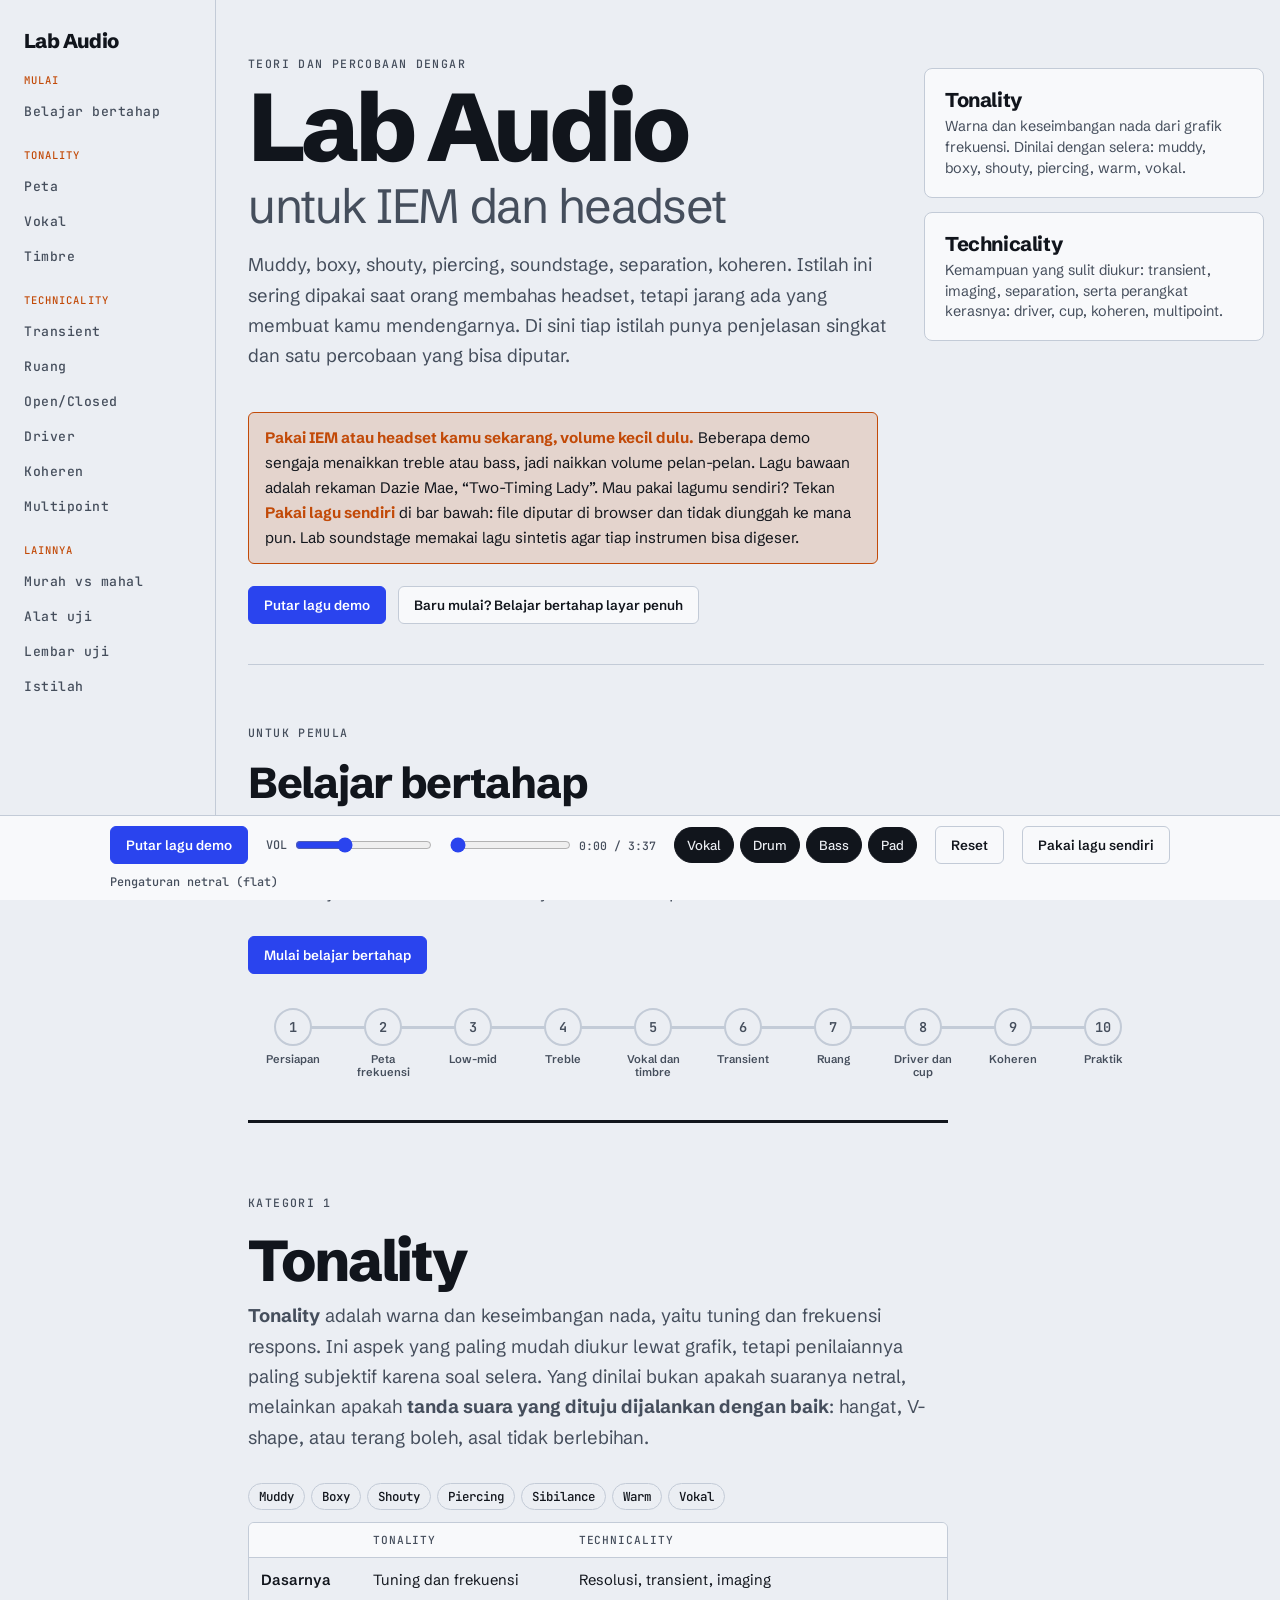
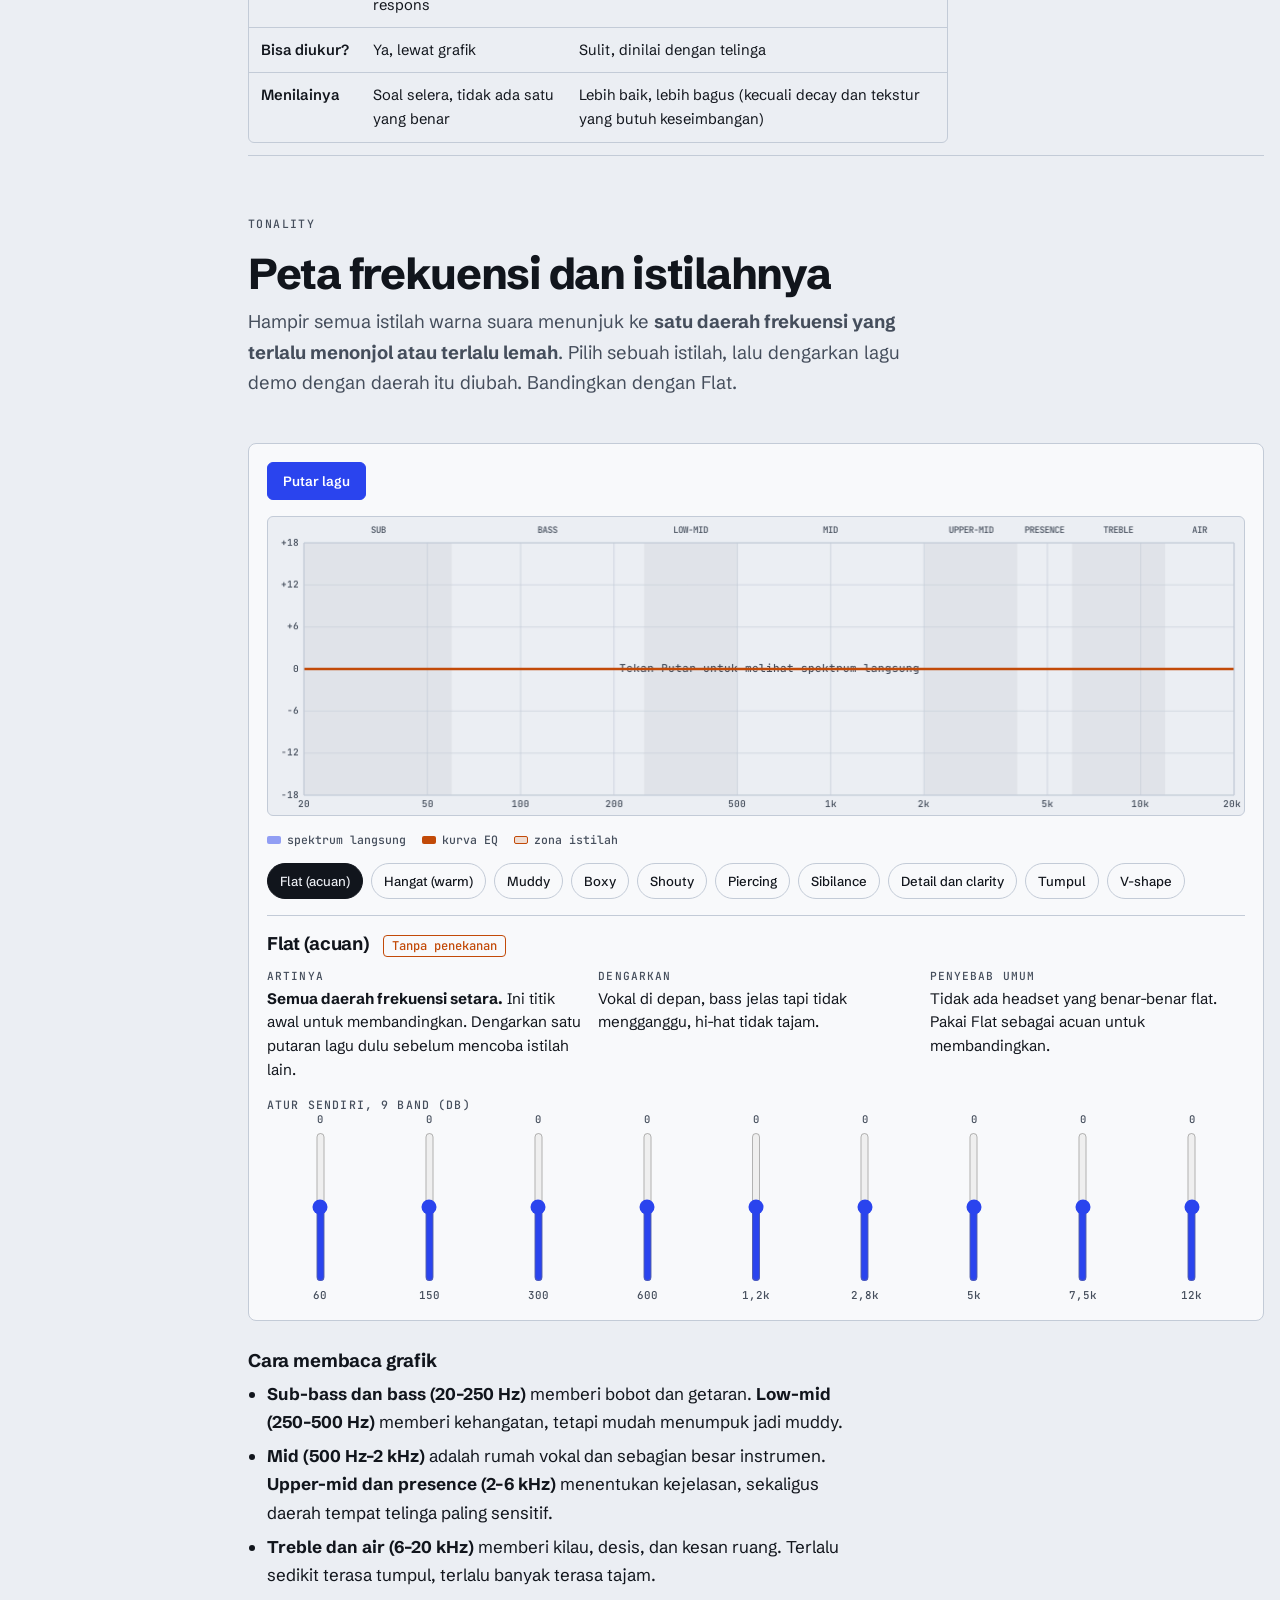
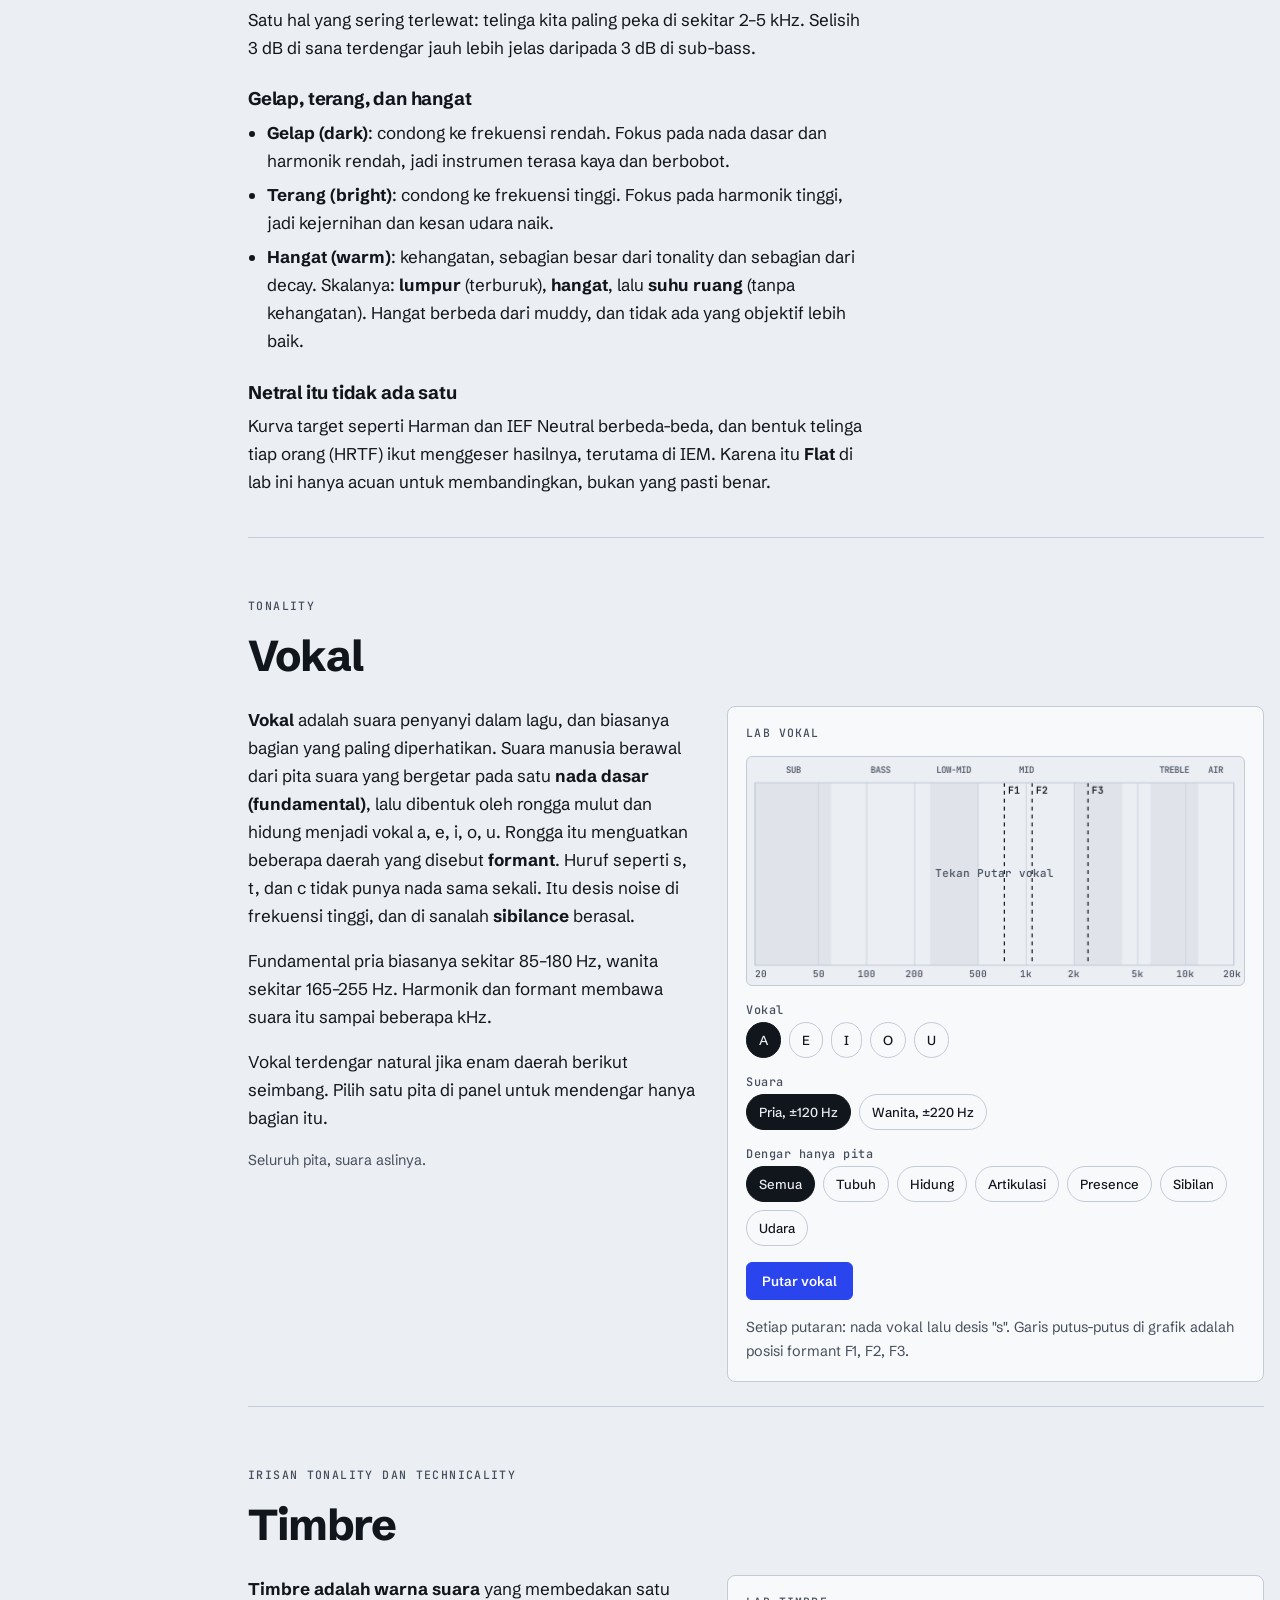
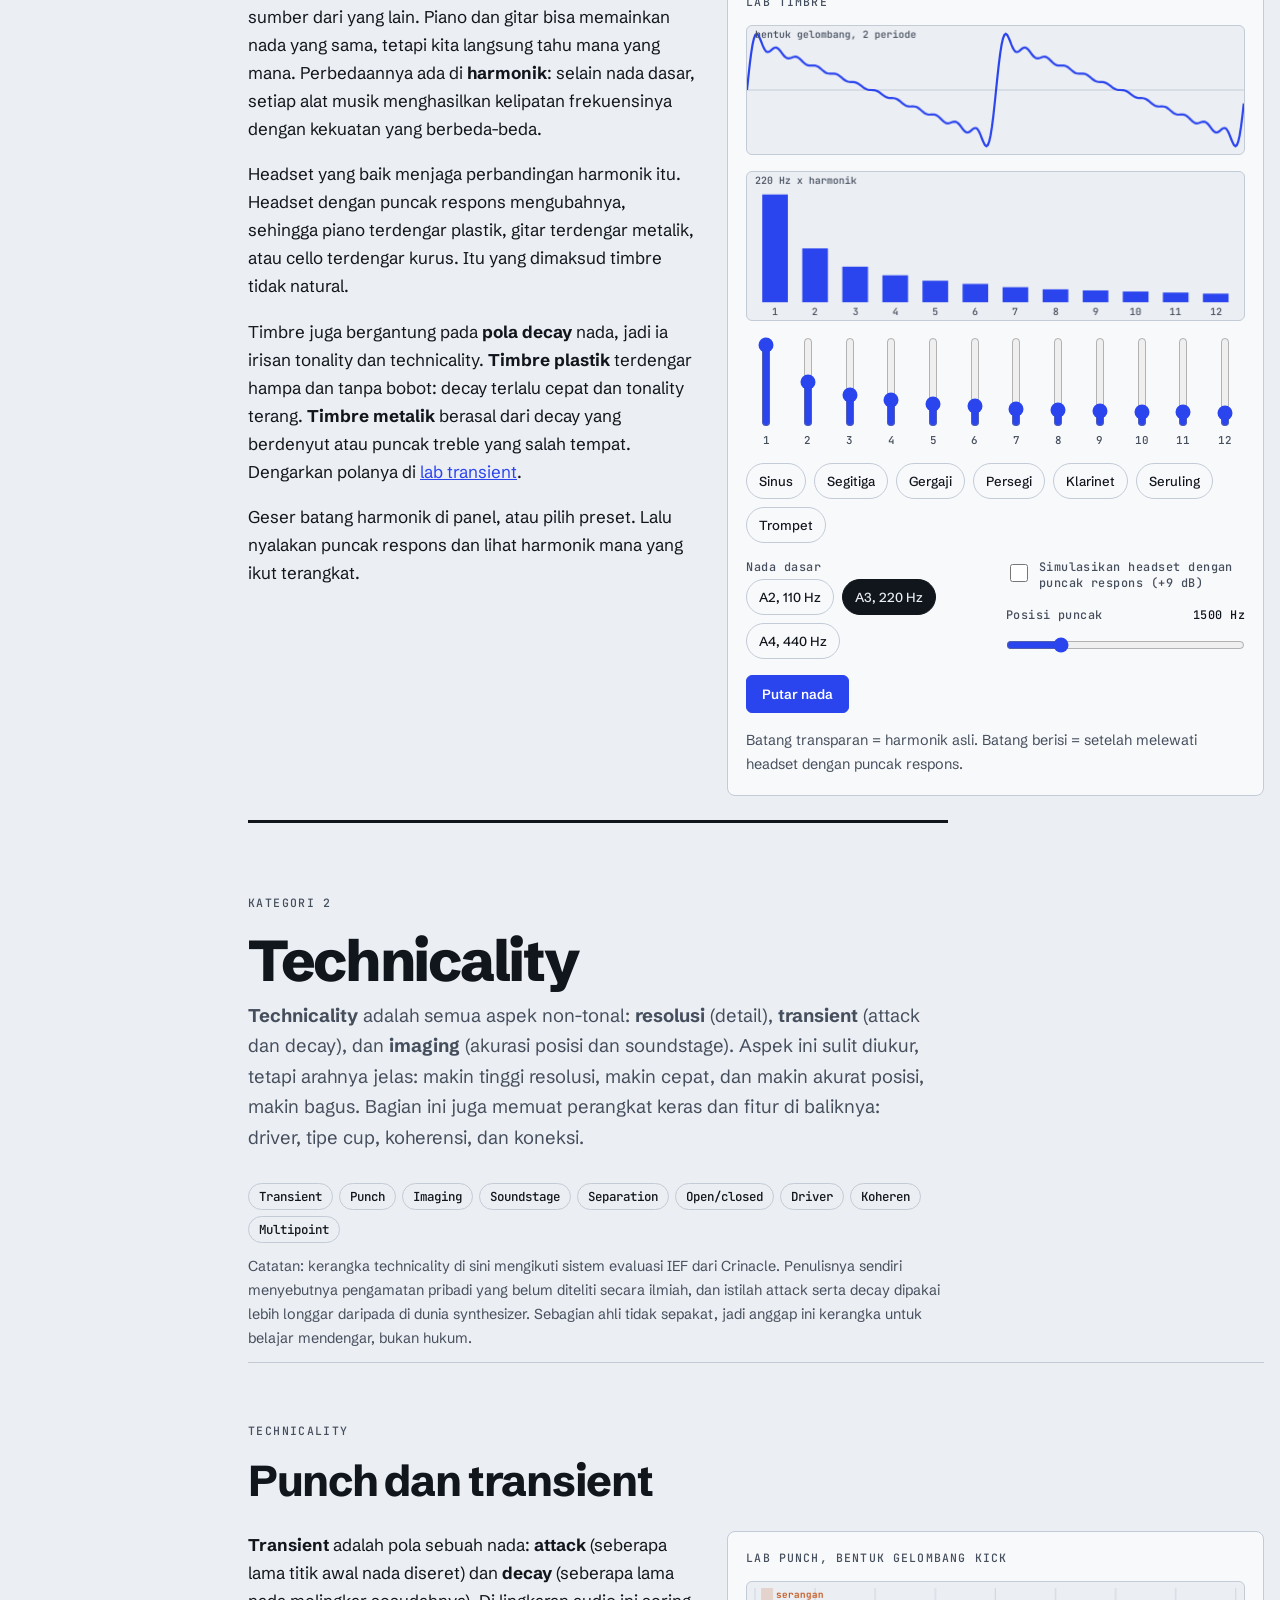
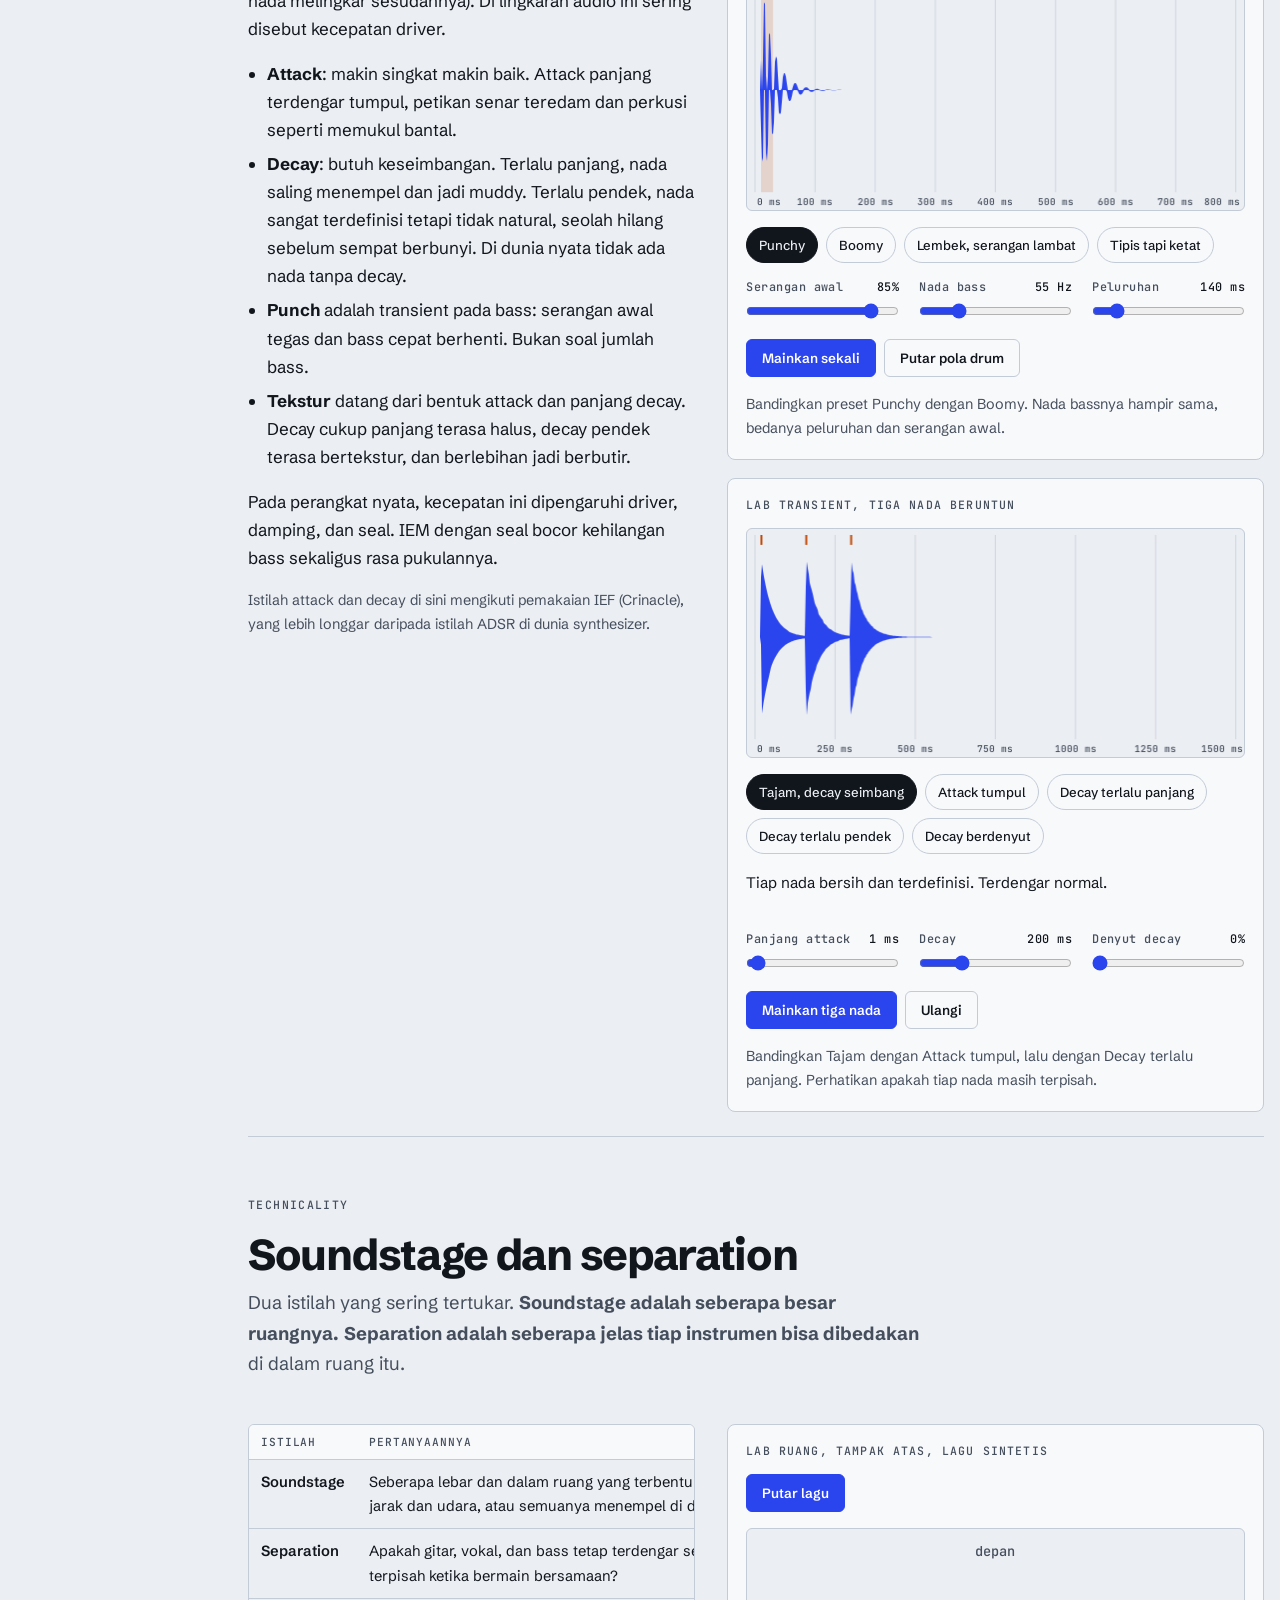
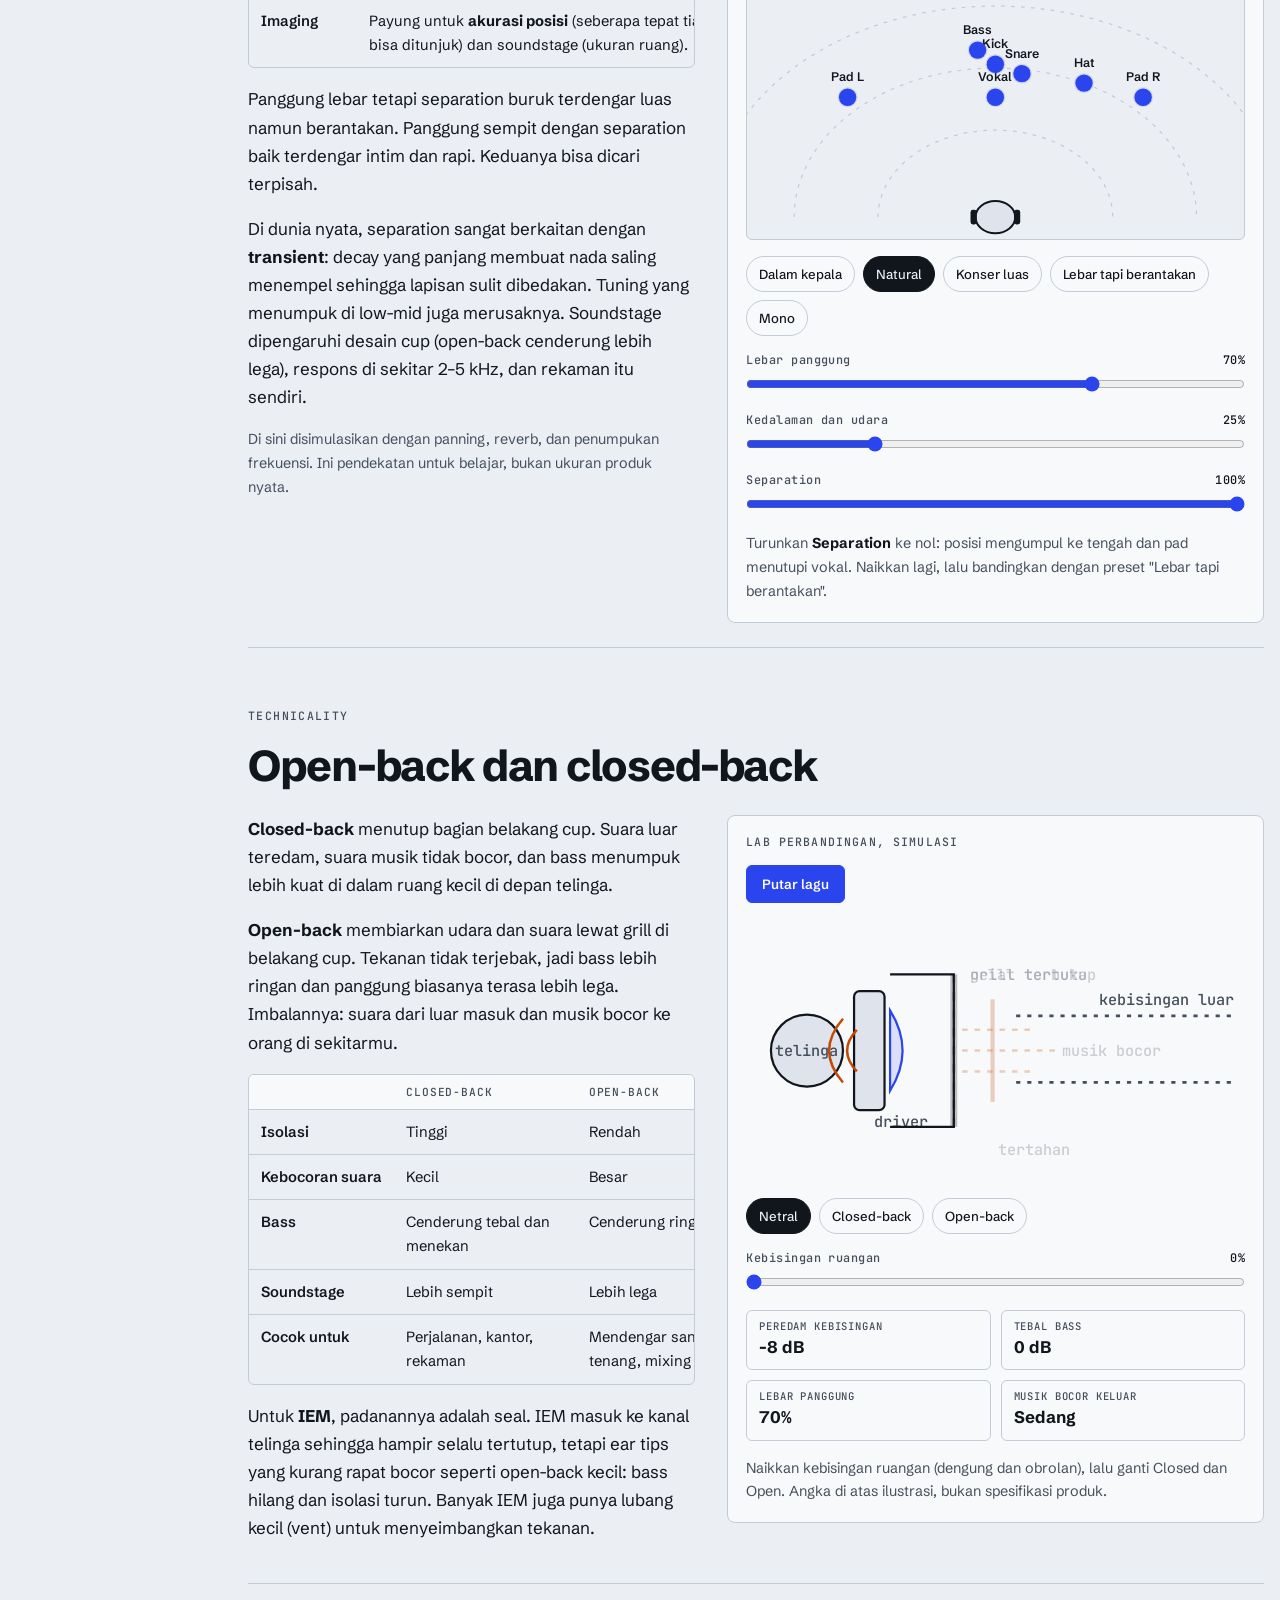
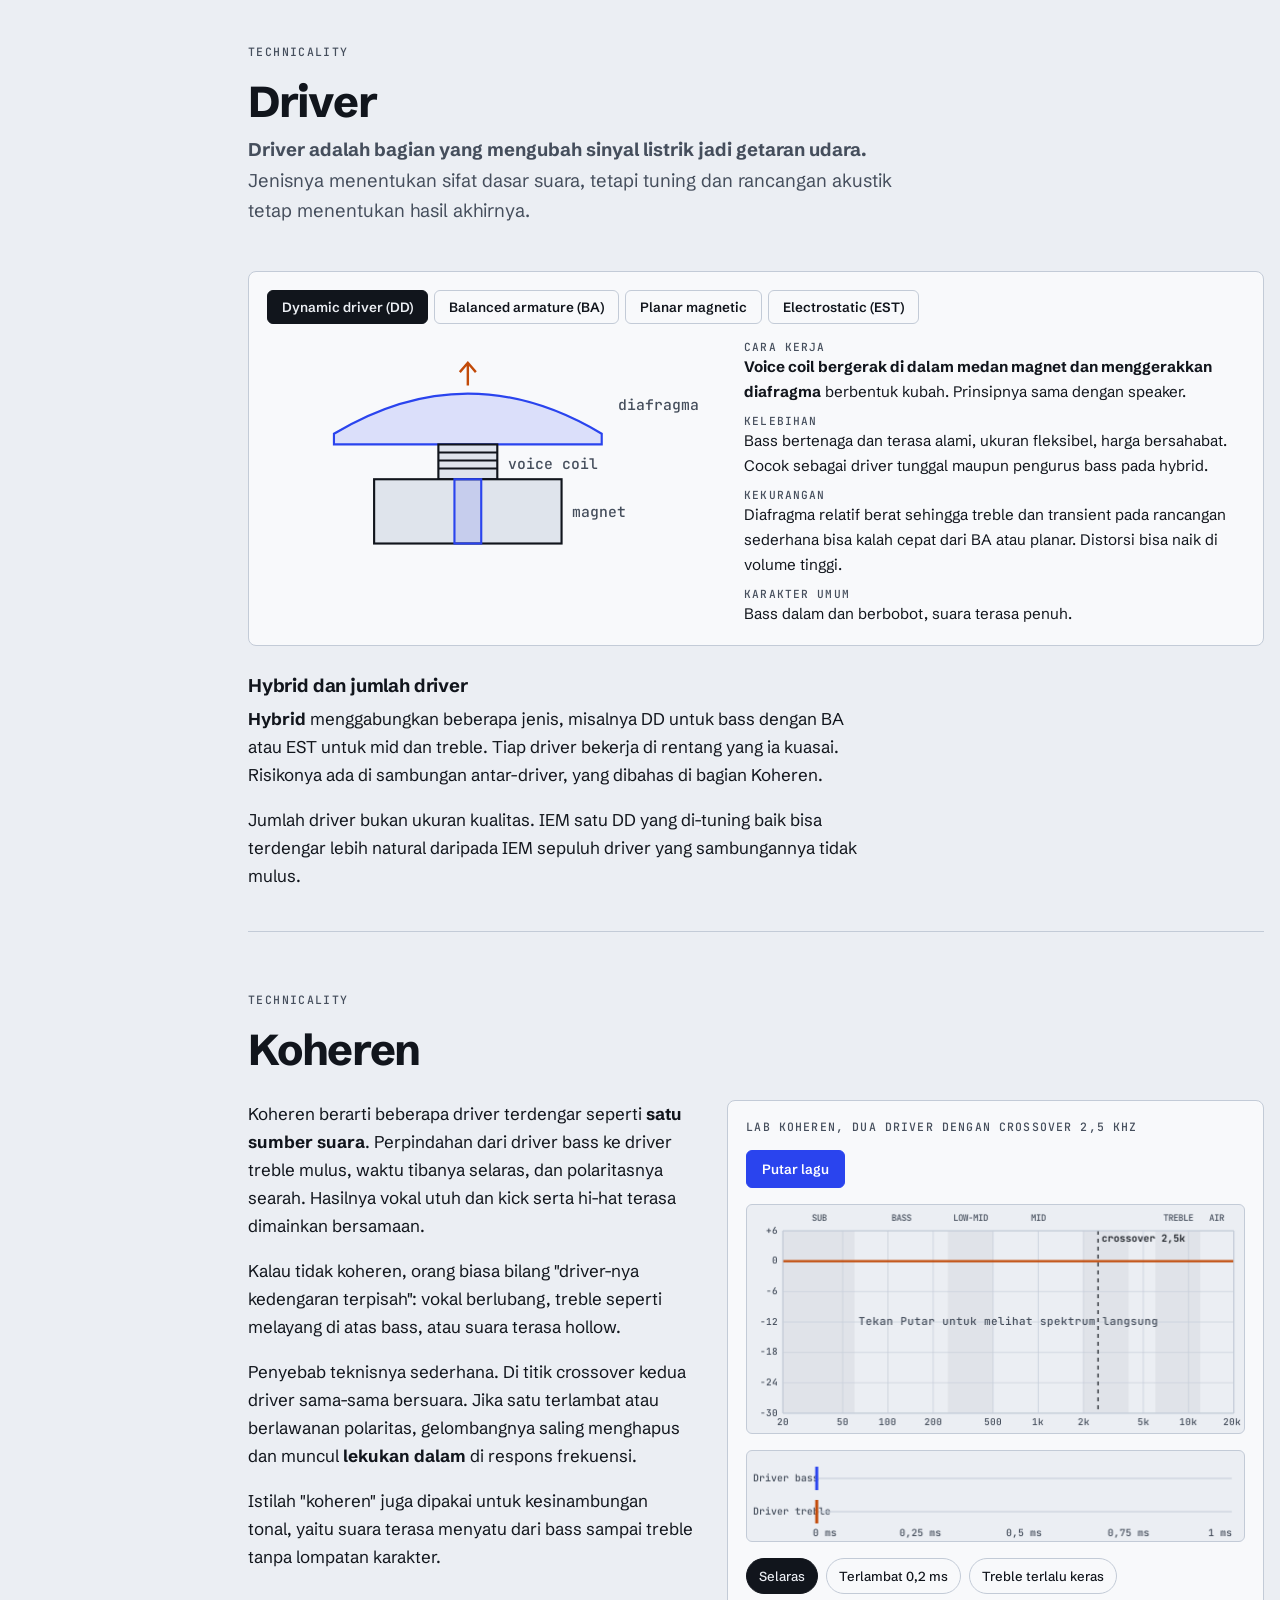
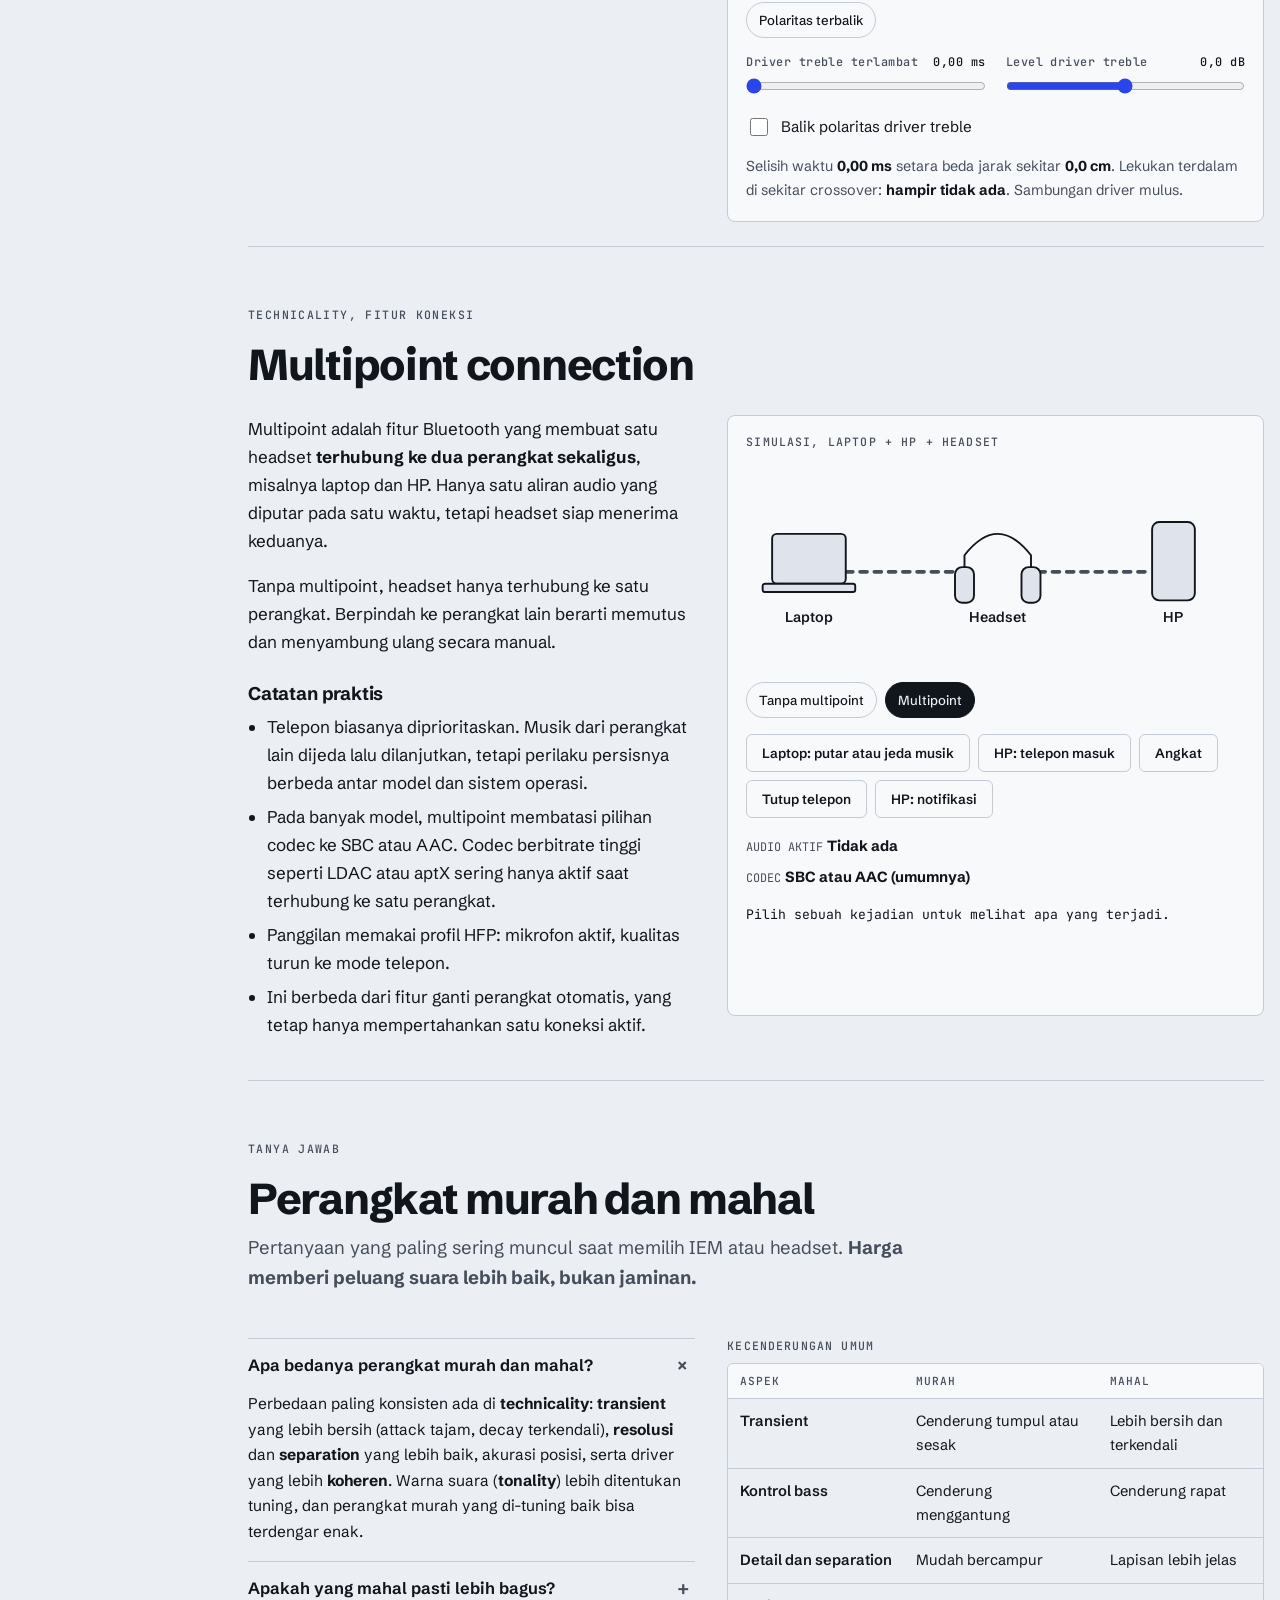
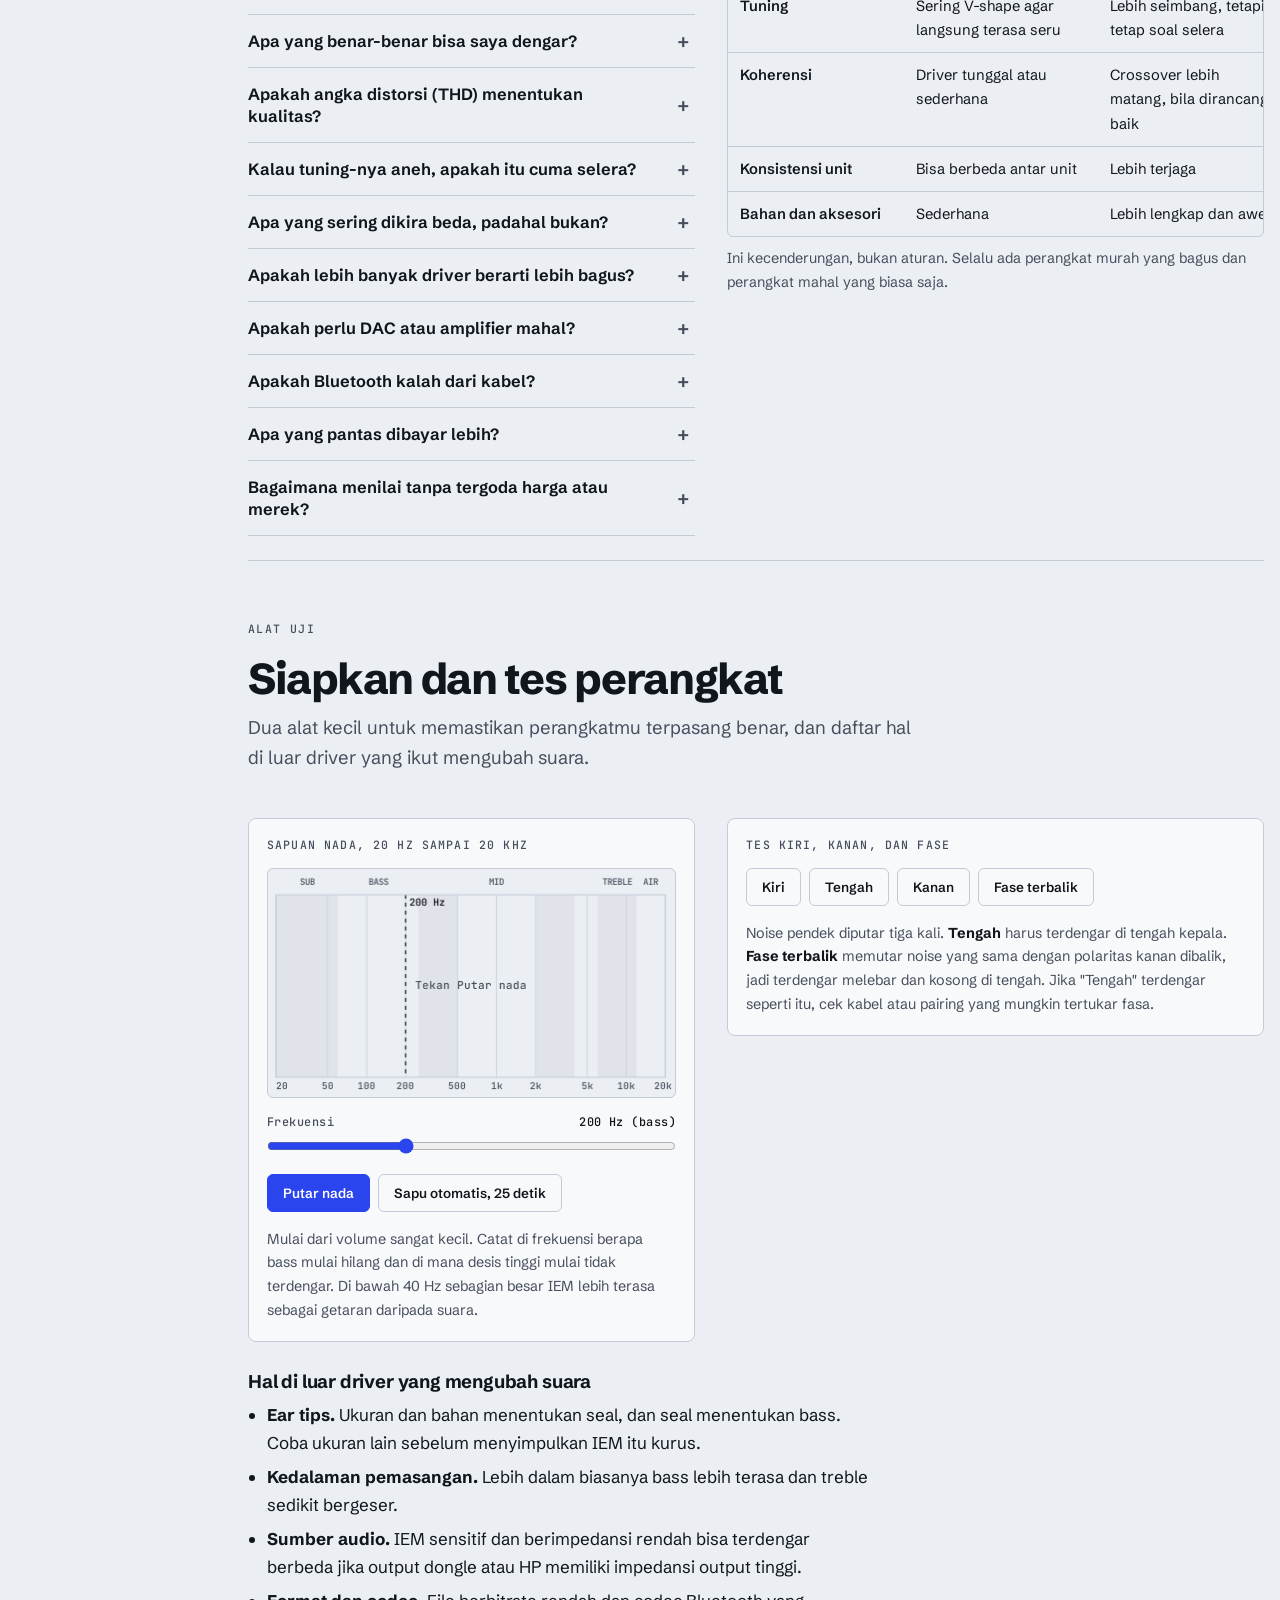
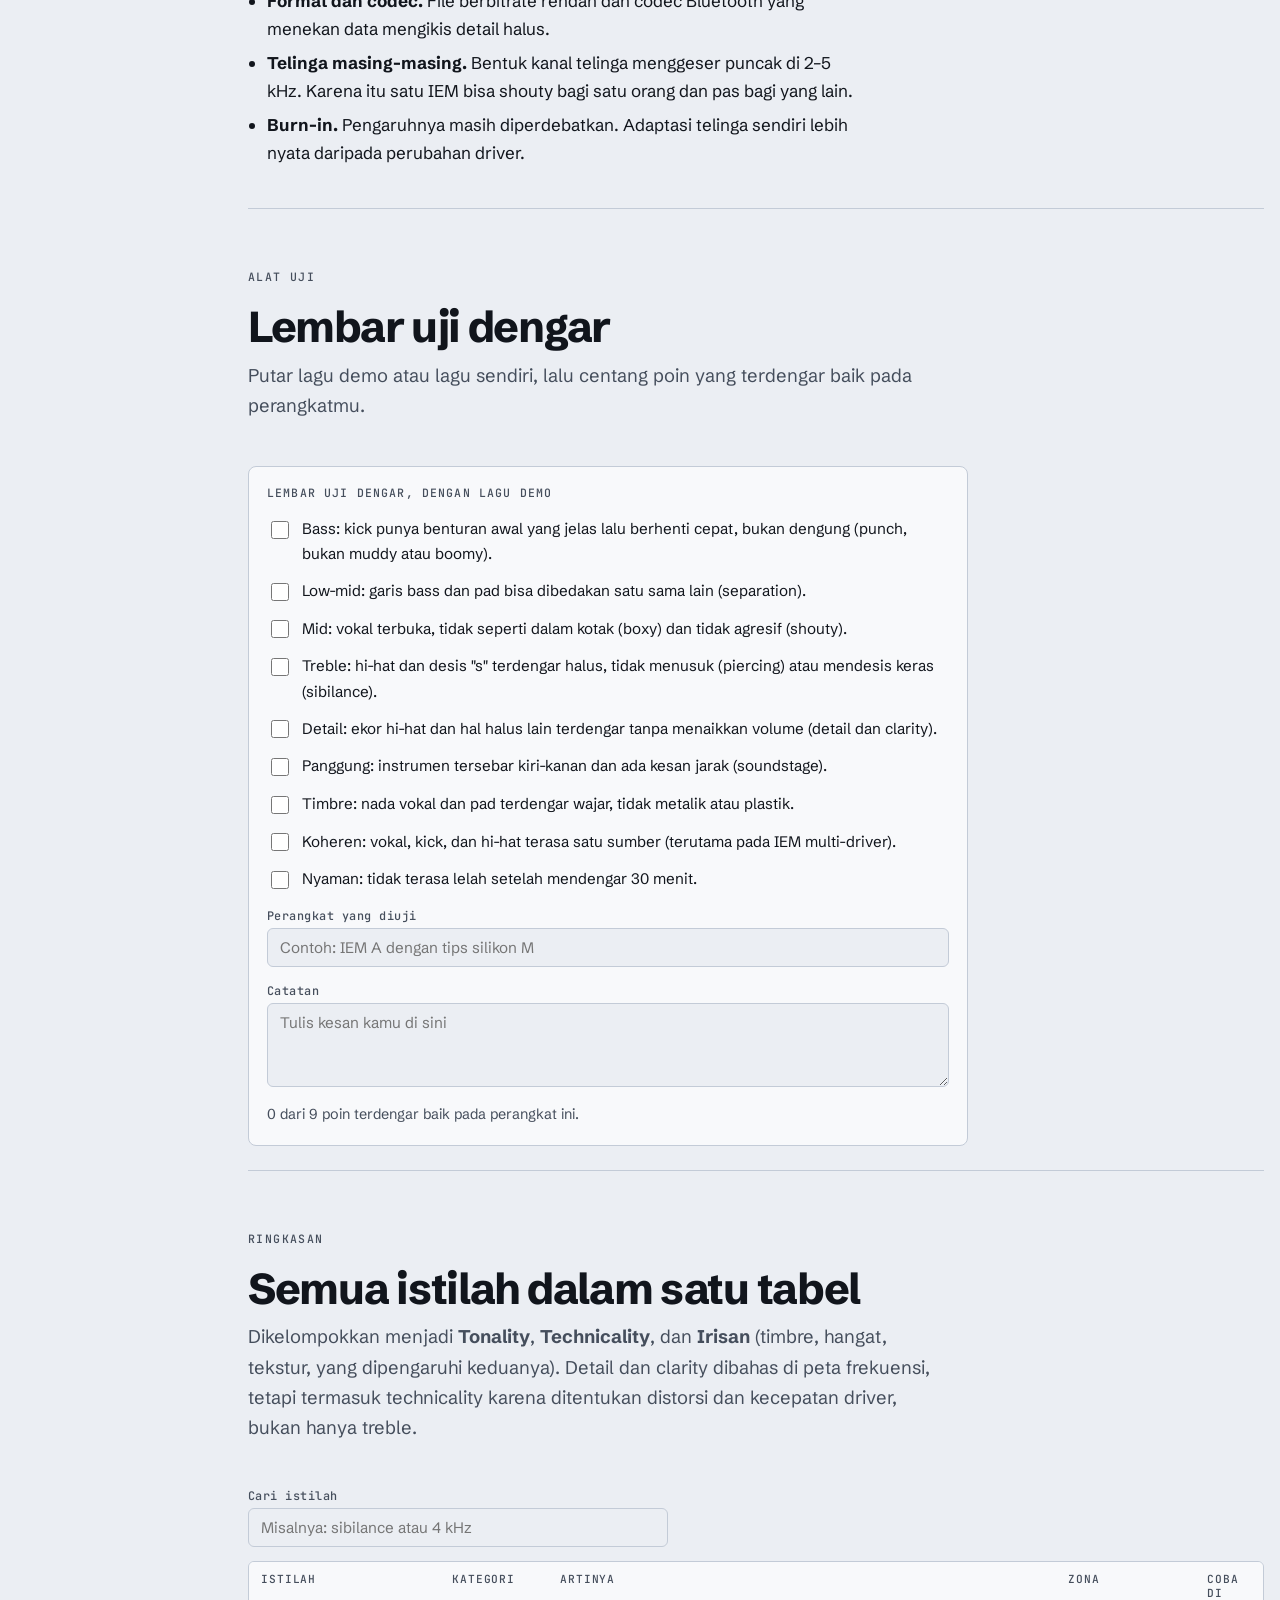
<file: index.html>
<!doctype html>
<html lang="id">
<head>
<meta charset="utf-8">
<meta name="viewport" content="width=device-width,initial-scale=1,viewport-fit=cover">
<title>Lab Audio IEM</title>
<link rel="preconnect" href="https://fonts.googleapis.com">
<link rel="preconnect" href="https://fonts.gstatic.com" crossorigin>
<link href="https://fonts.googleapis.com/css2?family=JetBrains+Mono:wght@400;500&family=Schibsted+Grotesk:wght@400;500;600;700;800&display=swap" rel="stylesheet">
<link rel="stylesheet" href="style.css">
</head>
<body>
<a class="skip" href="#peta">Lewati ke konten</a>
<nav class="nav" aria-label="Bagian halaman">
  <i class="nav-ind" id="navInd" aria-hidden="true"></i>
  <b id="navBrand" role="link" tabindex="0" title="Kembali ke atas">Lab Audio</b>
  <span class="ng">Mulai</span>
  <a href="#jalur">Belajar bertahap</a>
  <span class="ng">Tonality</span>
  <a href="#peta">Peta</a><a href="#vokal">Vokal</a><a href="#timbre">Timbre</a>
  <span class="ng">Technicality</span>
  <a href="#punch">Transient</a><a href="#ruang">Ruang</a><a href="#bukatutup">Open/Closed</a><a href="#driver">Driver</a><a href="#koheren">Koheren</a>
  <a href="#multipoint">Multipoint</a>
  <span class="ng">Lainnya</span>
  <a href="#harga">Murah vs mahal</a><a href="#alat">Alat uji</a><a href="#uji">Lembar uji</a><a href="#istilah">Istilah</a>
</nav>
<div class="coursebar" id="courseBar" hidden>
  <div class="cb-in">
    <button class="btn ghost" id="cbExit">Keluar</button>
    <div class="cb-steps" id="cbSteps" role="group" aria-label="Langkah belajar"></div>
    <span class="cb-title" id="cbTitle"></span>
    <div class="cb-nav"><button class="btn" id="cbPrev">Kembali</button><button class="btn primary" id="cbNext">Lanjut</button></div>
  </div>
  <div class="cb-prog" role="progressbar" aria-label="Kemajuan belajar"><i id="cbProg"></i></div>
</div>

<main>
<header class="hero">
  <div>
    <p class="eyebrow">Teori dan percobaan dengar</p>
    <h1>Lab Audio<span>untuk IEM dan headset</span></h1>
  </div>
  <p class="lead">Muddy, boxy, shouty, piercing, soundstage, separation, koheren. Istilah ini sering dipakai saat orang membahas headset, tetapi jarang ada yang membuat kamu mendengarnya. Di sini tiap istilah punya penjelasan singkat dan satu percobaan yang bisa diputar.</p>
  <p class="notice"><b>Pakai IEM atau headset kamu sekarang, volume kecil dulu.</b> Beberapa demo sengaja menaikkan treble atau bass, jadi naikkan volume pelan-pelan. <span class="song-credit" hidden>Lagu bawaan adalah rekaman Dazie Mae, “Two-Timing Lady”. </span>Mau pakai lagumu sendiri? Tekan <b>Pakai lagu sendiri</b> di bar bawah: file diputar di browser dan tidak diunggah ke mana pun. Lab soundstage memakai lagu sintetis agar tiap instrumen bisa digeser.</p>
  <div class="cats">
    <a href="#tonality"><strong>Tonality</strong><span>Warna dan keseimbangan nada dari grafik frekuensi. Dinilai dengan selera: muddy, boxy, shouty, piercing, warm, vokal.</span></a>
    <a href="#technicality"><strong>Technicality</strong><span>Kemampuan yang sulit diukur: transient, imaging, separation, serta perangkat kerasnya: driver, cup, koheren, multipoint.</span></a>
  </div>
  <div class="hero-actions">
    <button class="btn primary" id="heroPlay" aria-pressed="false">Putar lagu demo</button>
    <button class="btn" id="heroStart">Baru mulai? Belajar bertahap layar penuh</button>
  </div>
</header>

<!-- ===== JALUR BELAJAR ===== -->
<section class="sec" id="jalur">
  <div class="sec-head">
    <p class="eyebrow">Untuk pemula</p>
    <h2>Belajar bertahap</h2>
    <p class="lead">Ikuti <b>10 langkah dalam tampilan layar penuh</b>. Tiap langkah adalah satu halaman berisi penjelasan dan lab yang kamu butuhkan. Selesai satu langkah, tekan lanjut dan halaman berikutnya muncul. Tanpa scroll bolak-balik.</p>
    <div class="hero-actions"><button class="btn primary" id="stStart">Mulai belajar bertahap</button></div>
  </div>
  <div class="steps" id="stepStrip" role="list" aria-label="Daftar langkah"></div>
  <div class="stepcard" id="stepCard" aria-live="polite" hidden></div>
</section>
<div id="cLayout"><div class="cpane" id="cLeft"></div><div class="cpane" id="cRight"></div></div>

<div class="cat" id="tonality">
  <p class="eyebrow">Kategori 1</p>
  <h2 class="cat-t">Tonality</h2>
  <p class="lead"><b>Tonality</b> adalah warna dan keseimbangan nada, yaitu tuning dan frekuensi respons. Ini aspek yang paling mudah diukur lewat grafik, tetapi penilaiannya paling subjektif karena soal selera. Yang dinilai bukan apakah suaranya netral, melainkan apakah <b>tanda suara yang dituju dijalankan dengan baik</b>: hangat, V-shape, atau terang boleh, asal tidak berlebihan.</p>
  <div class="terms"><a href="#peta">Muddy</a><a href="#peta">Boxy</a><a href="#peta">Shouty</a><a href="#peta">Piercing</a><a href="#peta">Sibilance</a><a href="#peta">Warm</a><a href="#vokal">Vokal</a></div>
  <div class="tw"><table>
    <thead><tr><th></th><th>Tonality</th><th>Technicality</th></tr></thead>
    <tbody>
      <tr><td>Dasarnya</td><td>Tuning dan frekuensi respons</td><td>Resolusi, transient, imaging</td></tr>
      <tr><td>Bisa diukur?</td><td>Ya, lewat grafik</td><td>Sulit, dinilai dengan telinga</td></tr>
      <tr><td>Menilainya</td><td>Soal selera, tidak ada satu yang benar</td><td>Lebih baik, lebih bagus (kecuali decay dan tekstur yang butuh keseimbangan)</td></tr>
    </tbody></table></div>
</div>

<!-- ===== PETA ===== -->
<section class="sec" id="peta">
  <div class="sec-head">
    <p class="eyebrow">Tonality</p>
    <h2>Peta frekuensi dan istilahnya</h2>
    <p class="lead">Hampir semua istilah warna suara menunjuk ke <b>satu daerah frekuensi yang terlalu menonjol atau terlalu lemah</b>. Pilih sebuah istilah, lalu dengarkan lagu demo dengan daerah itu diubah. Bandingkan dengan Flat.</p>
  </div>
  <div class="lab">
    <canvas id="plotEq" class="plot" role="img" aria-label="Grafik frekuensi 20 Hz sampai 20 kHz dengan kurva EQ dan spektrum langsung"></canvas>
    <div class="legend"><span><i style="background:var(--accent);opacity:.5"></i>spektrum langsung</span><span><i style="background:var(--signal)"></i>kurva EQ</span><span><i style="background:var(--signal-soft);border:1px solid var(--signal)"></i>zona istilah</span></div>
    <div class="chips" id="termChips" role="group" aria-label="Pilih istilah"></div>
    <div class="term" aria-live="polite">
      <div class="term-top"><h3 id="tdName">Flat</h3><span class="tag" id="tdZone"></span></div>
      <dl class="term-grid">
        <div><dt>Artinya</dt><dd id="tdDef"></dd></div>
        <div><dt>Dengarkan</dt><dd id="tdHear"></dd></div>
        <div><dt>Penyebab umum</dt><dd id="tdCause"></dd></div>
      </dl>
    </div>
    <div>
      <p class="lab-t">Atur sendiri, 9 band (dB)</p>
      <div class="eqbank" id="eqBank"></div>
    </div>
  </div>
  <div class="prose" style="margin-top:28px">
    <h3>Cara membaca grafik</h3>
    <ul>
      <li><b>Sub-bass dan bass (20–250 Hz)</b> memberi bobot dan getaran. <b>Low-mid (250–500 Hz)</b> memberi kehangatan, tetapi mudah menumpuk jadi muddy.</li>
      <li><b>Mid (500 Hz–2 kHz)</b> adalah rumah vokal dan sebagian besar instrumen. <b>Upper-mid dan presence (2–6 kHz)</b> menentukan kejelasan, sekaligus daerah tempat telinga paling sensitif.</li>
      <li><b>Treble dan air (6–20 kHz)</b> memberi kilau, desis, dan kesan ruang. Terlalu sedikit terasa tumpul, terlalu banyak terasa tajam.</li>
    </ul>
    <p>Satu hal yang sering terlewat: telinga kita paling peka di sekitar 2–5 kHz. Selisih 3 dB di sana terdengar jauh lebih jelas daripada 3 dB di sub-bass.</p>
    <h3>Gelap, terang, dan hangat</h3>
    <ul>
      <li><b>Gelap (dark)</b>: condong ke frekuensi rendah. Fokus pada nada dasar dan harmonik rendah, jadi instrumen terasa kaya dan berbobot.</li>
      <li><b>Terang (bright)</b>: condong ke frekuensi tinggi. Fokus pada harmonik tinggi, jadi kejernihan dan kesan udara naik.</li>
      <li><b>Hangat (warm)</b>: kehangatan, sebagian besar dari tonality dan sebagian dari decay. Skalanya: <b>lumpur</b> (terburuk), <b>hangat</b>, lalu <b>suhu ruang</b> (tanpa kehangatan). Hangat berbeda dari muddy, dan tidak ada yang objektif lebih baik.</li>
    </ul>
    <h3>Netral itu tidak ada satu</h3>
    <p>Kurva target seperti Harman dan IEF Neutral berbeda-beda, dan bentuk telinga tiap orang (HRTF) ikut menggeser hasilnya, terutama di IEM. Karena itu <b>Flat</b> di lab ini hanya acuan untuk membandingkan, bukan yang pasti benar.</p>
  </div>
</section>

<!-- ===== VOKAL ===== -->
<section class="sec" id="vokal">
  <div class="sec-head">
    <p class="eyebrow">Tonality</p>
    <h2>Vokal</h2>
  </div>
  <div class="split">
    <div class="prose">
      <p><b>Vokal</b> adalah suara penyanyi dalam lagu, dan biasanya bagian yang paling diperhatikan. Suara manusia berawal dari pita suara yang bergetar pada satu <b>nada dasar (fundamental)</b>, lalu dibentuk oleh rongga mulut dan hidung menjadi vokal a, e, i, o, u. Rongga itu menguatkan beberapa daerah yang disebut <b>formant</b>. Huruf seperti s, t, dan c tidak punya nada sama sekali. Itu desis noise di frekuensi tinggi, dan di sanalah <b>sibilance</b> berasal.</p>
      <p>Fundamental pria biasanya sekitar 85–180 Hz, wanita sekitar 165–255 Hz. Harmonik dan formant membawa suara itu sampai beberapa kHz.</p>
      <p>Vokal terdengar natural jika enam daerah berikut seimbang. Pilih satu pita di panel untuk mendengar hanya bagian itu.</p>
      <p class="hint" id="voxBandInfo"></p>
    </div>
    <div class="lab">
      <p class="lab-t">Lab vokal</p>
      <canvas id="plotVox" class="plot s" role="img" aria-label="Spektrum vokal dengan penanda formant"></canvas>
      <div class="field"><span class="fl">Vokal</span><div class="chips" id="voxVowels" role="group" aria-label="Pilih vokal"></div></div>
      <div class="field"><span class="fl">Suara</span><div class="chips" id="voxWho" role="group" aria-label="Pilih jenis suara"></div></div>
      <div class="field"><span class="fl">Dengar hanya pita</span><div class="chips" id="voxBands" role="group" aria-label="Pilih pita frekuensi"></div></div>
      <div><button class="btn primary" id="voxPlay" aria-pressed="false">Putar vokal</button></div>
      <p class="hint">Setiap putaran: nada vokal lalu desis "s". Garis putus-putus di grafik adalah posisi formant F1, F2, F3.</p>
    </div>
  </div>
</section>

<!-- ===== TIMBRE ===== -->
<section class="sec" id="timbre">
  <div class="sec-head">
    <p class="eyebrow">Irisan tonality dan technicality</p>
    <h2>Timbre</h2>
  </div>
  <div class="split">
    <div class="prose">
      <p><b>Timbre adalah warna suara</b> yang membedakan satu sumber dari yang lain. Piano dan gitar bisa memainkan nada yang sama, tetapi kita langsung tahu mana yang mana. Perbedaannya ada di <b>harmonik</b>: selain nada dasar, setiap alat musik menghasilkan kelipatan frekuensinya dengan kekuatan yang berbeda-beda.</p>
      <p>Headset yang baik menjaga perbandingan harmonik itu. Headset dengan puncak respons mengubahnya, sehingga piano terdengar plastik, gitar terdengar metalik, atau cello terdengar kurus. Itu yang dimaksud timbre tidak natural.</p>
      <p>Timbre juga bergantung pada <b>pola decay</b> nada, jadi ia irisan tonality dan technicality. <b>Timbre plastik</b> terdengar hampa dan tanpa bobot: decay terlalu cepat dan tonality terang. <b>Timbre metalik</b> berasal dari decay yang berdenyut atau puncak treble yang salah tempat. Dengarkan polanya di <a href="#punch">lab transient</a>.</p>
      <p>Geser batang harmonik di panel, atau pilih preset. Lalu nyalakan puncak respons dan lihat harmonik mana yang ikut terangkat.</p>
    </div>
    <div class="lab">
      <p class="lab-t">Lab timbre</p>
      <canvas id="cvWave" class="plot xs" role="img" aria-label="Bentuk gelombang"></canvas>
      <canvas id="cvHarm" class="plot xs" style="height:150px" role="img" aria-label="Kekuatan harmonik"></canvas>
      <div class="eqbank" id="harmBank" style="grid-template-columns:repeat(12,minmax(0,1fr))"></div>
      <div class="chips" id="timPresets" role="group" aria-label="Preset bentuk gelombang"></div>
      <div class="grid2">
        <div class="field"><span class="fl">Nada dasar</span><div class="chips" id="timNotes" role="group" aria-label="Pilih nada dasar"></div></div>
        <div class="field">
          <label class="check" for="timPeak"><input type="checkbox" id="timPeak"><span>Simulasikan headset dengan puncak respons (+9 dB)</span></label>
          <label for="timPeakF" style="margin-top:8px">Posisi puncak <output id="timPeakFo">1500 Hz</output></label>
          <input type="range" id="timPeakF" min="300" max="6000" step="10" value="1500">
        </div>
      </div>
      <div><button class="btn primary" id="timPlay" aria-pressed="false">Putar nada</button></div>
      <p class="hint">Batang transparan = harmonik asli. Batang berisi = setelah melewati headset dengan puncak respons.</p>
    </div>
  </div>
</section>

<div class="cat" id="technicality">
  <p class="eyebrow">Kategori 2</p>
  <h2 class="cat-t">Technicality</h2>
  <p class="lead"><b>Technicality</b> adalah semua aspek non-tonal: <b>resolusi</b> (detail), <b>transient</b> (attack dan decay), dan <b>imaging</b> (akurasi posisi dan soundstage). Aspek ini sulit diukur, tetapi arahnya jelas: makin tinggi resolusi, makin cepat, dan makin akurat posisi, makin bagus. Bagian ini juga memuat perangkat keras dan fitur di baliknya: driver, tipe cup, koherensi, dan koneksi.</p>
  <div class="terms"><a href="#punch">Transient</a><a href="#punch">Punch</a><a href="#ruang">Imaging</a><a href="#ruang">Soundstage</a><a href="#ruang">Separation</a><a href="#bukatutup">Open/closed</a><a href="#driver">Driver</a><a href="#koheren">Koheren</a><a href="#multipoint">Multipoint</a></div>
  <p class="hint">Catatan: kerangka technicality di sini mengikuti sistem evaluasi IEF dari Crinacle. Penulisnya sendiri menyebutnya pengamatan pribadi yang belum diteliti secara ilmiah, dan istilah attack serta decay dipakai lebih longgar daripada di dunia synthesizer. Sebagian ahli tidak sepakat, jadi anggap ini kerangka untuk belajar mendengar, bukan hukum.</p>
</div>

<!-- ===== PUNCH ===== -->
<section class="sec" id="punch">
  <div class="sec-head">
    <p class="eyebrow">Technicality</p>
    <h2>Punch dan transient</h2>
  </div>
  <div class="split">
    <div class="prose">
      <p><b>Transient</b> adalah pola sebuah nada: <b>attack</b> (seberapa lama titik awal nada diseret) dan <b>decay</b> (seberapa lama nada melingkar sesudahnya). Di lingkaran audio ini sering disebut kecepatan driver.</p>
      <ul>
        <li><b>Attack</b>: makin singkat makin baik. Attack panjang terdengar tumpul, petikan senar teredam dan perkusi seperti memukul bantal.</li>
        <li><b>Decay</b>: butuh keseimbangan. Terlalu panjang, nada saling menempel dan jadi muddy. Terlalu pendek, nada sangat terdefinisi tetapi tidak natural, seolah hilang sebelum sempat berbunyi. Di dunia nyata tidak ada nada tanpa decay.</li>
        <li><b>Punch</b> adalah transient pada bass: serangan awal tegas dan bass cepat berhenti. Bukan soal jumlah bass.</li>
        <li><b>Tekstur</b> datang dari bentuk attack dan panjang decay. Decay cukup panjang terasa halus, decay pendek terasa bertekstur, dan berlebihan jadi berbutir.</li>
      </ul>
      <p>Pada perangkat nyata, kecepatan ini dipengaruhi driver, damping, dan seal. IEM dengan seal bocor kehilangan bass sekaligus rasa pukulannya.</p>
      <p class="hint">Istilah attack dan decay di sini mengikuti pemakaian IEF (Crinacle), yang lebih longgar daripada istilah ADSR di dunia synthesizer.</p>
    </div>
    <div class="labstack">
    <div class="lab">
      <p class="lab-t">Lab punch, bentuk gelombang kick</p>
      <canvas id="cvKick" class="plot s" role="img" aria-label="Bentuk gelombang kick drum"></canvas>
      <div class="chips" id="kickPresets" role="group" aria-label="Preset kick"></div>
      <div class="grid3">
        <div class="field"><label for="kClick">Serangan awal <output id="kClickO"></output></label><input type="range" id="kClick" min="0" max="100" value="85"></div>
        <div class="field"><label for="kF">Nada bass <output id="kFO"></output></label><input type="range" id="kF" min="38" max="110" value="55"></div>
        <div class="field"><label for="kD">Peluruhan <output id="kDO"></output></label><input type="range" id="kD" min="60" max="700" step="10" value="140"></div>
      </div>
      <div class="chips"><button class="btn primary" id="kickHit">Mainkan sekali</button><button class="btn" id="kickLoop" aria-pressed="false">Putar pola drum</button></div>
      <p class="hint">Bandingkan preset Punchy dengan Boomy. Nada bassnya hampir sama, bedanya peluruhan dan serangan awal.</p>
    </div>
    <div class="lab">
      <p class="lab-t">Lab transient, tiga nada beruntun</p>
      <canvas id="cvTr" class="plot s" role="img" aria-label="Bentuk gelombang tiga nada beruntun"></canvas>
      <div class="chips" id="trPresets" role="group" aria-label="Preset transient"></div>
      <p class="tr-note" id="trNote"></p>
      <div class="grid3">
        <div class="field"><label for="trA">Panjang attack <output id="trAO"></output></label><input type="range" id="trA" min="0" max="40" value="1"></div>
        <div class="field"><label for="trD">Decay <output id="trDO"></output></label><input type="range" id="trD" min="30" max="700" step="10" value="200"></div>
        <div class="field"><label for="trR">Denyut decay <output id="trRO"></output></label><input type="range" id="trR" min="0" max="100" value="0"></div>
      </div>
      <div class="chips"><button class="btn primary" id="trPlay">Mainkan tiga nada</button><button class="btn" id="trLoop" aria-pressed="false">Ulangi</button></div>
      <p class="hint">Bandingkan Tajam dengan Attack tumpul, lalu dengan Decay terlalu panjang. Perhatikan apakah tiap nada masih terpisah.</p>
    </div>
    </div>
  </div>
</section>

<!-- ===== RUANG ===== -->
<section class="sec" id="ruang">
  <div class="sec-head">
    <p class="eyebrow">Technicality</p>
    <h2>Soundstage dan separation</h2>
    <p class="lead">Dua istilah yang sering tertukar. <b>Soundstage adalah seberapa besar ruangnya.</b> <b>Separation adalah seberapa jelas tiap instrumen bisa dibedakan</b> di dalam ruang itu.</p>
  </div>
  <div class="split">
    <div class="prose">
      <div class="tw"><table>
        <thead><tr><th>Istilah</th><th>Pertanyaannya</th></tr></thead>
        <tbody>
          <tr><td>Soundstage</td><td>Seberapa lebar dan dalam ruang yang terbentuk? Ada kesan jarak dan udara, atau semuanya menempel di dalam kepala?</td></tr>
          <tr><td>Separation</td><td>Apakah gitar, vokal, dan bass tetap terdengar sebagai lapisan terpisah ketika bermain bersamaan?</td></tr>
          <tr><td>Imaging</td><td>Payung untuk <b>akurasi posisi</b> (seberapa tepat tiap sumber bisa ditunjuk) dan soundstage (ukuran ruang).</td></tr>
        </tbody></table></div>
      <p style="margin-top:1em">Panggung lebar tetapi separation buruk terdengar luas namun berantakan. Panggung sempit dengan separation baik terdengar intim dan rapi. Keduanya bisa dicari terpisah.</p>
      <p>Di dunia nyata, separation sangat berkaitan dengan <b>transient</b>: decay yang panjang membuat nada saling menempel sehingga lapisan sulit dibedakan. Tuning yang menumpuk di low-mid juga merusaknya. Soundstage dipengaruhi desain cup (open-back cenderung lebih lega), respons di sekitar 2–5 kHz, dan rekaman itu sendiri.</p>
      <p class="hint">Di sini disimulasikan dengan panning, reverb, dan penumpukan frekuensi. Ini pendekatan untuk belajar, bukan ukuran produk nyata.</p>
    </div>
    <div class="lab">
      <p class="lab-t">Lab ruang, tampak atas, lagu sintetis</p>
      <svg id="stageMap" class="stage-svg" viewBox="0 0 400 250" role="img" aria-label="Denah posisi instrumen di sekitar kepala pendengar"></svg>
      <div class="chips" id="stagePresets" role="group" aria-label="Preset ruang"></div>
      <div class="field"><label for="stW">Lebar panggung <output id="stWO"></output></label><input type="range" id="stW" min="0" max="100" value="70"></div>
      <div class="field"><label for="stD">Kedalaman dan udara <output id="stDO"></output></label><input type="range" id="stD" min="0" max="100" value="25"></div>
      <div class="field"><label for="stS">Separation <output id="stSO"></output></label><input type="range" id="stS" min="0" max="100" value="100"></div>
      <p class="hint">Turunkan <b>Separation</b> ke nol: posisi mengumpul ke tengah dan pad menutupi vokal. Naikkan lagi, lalu bandingkan dengan preset "Lebar tapi berantakan".</p>
    </div>
  </div>
</section>

<!-- ===== OPEN / CLOSED ===== -->
<section class="sec" id="bukatutup">
  <div class="sec-head">
    <p class="eyebrow">Technicality</p>
    <h2>Open-back dan closed-back</h2>
  </div>
  <div class="split">
    <div class="prose">
      <p><b>Closed-back</b> menutup bagian belakang cup. Suara luar teredam, suara musik tidak bocor, dan bass menumpuk lebih kuat di dalam ruang kecil di depan telinga.</p>
      <p><b>Open-back</b> membiarkan udara dan suara lewat grill di belakang cup. Tekanan tidak terjebak, jadi bass lebih ringan dan panggung biasanya terasa lebih lega. Imbalannya: suara dari luar masuk dan musik bocor ke orang di sekitarmu.</p>
      <div class="tw"><table>
        <thead><tr><th></th><th>Closed-back</th><th>Open-back</th></tr></thead>
        <tbody>
          <tr><td>Isolasi</td><td>Tinggi</td><td>Rendah</td></tr>
          <tr><td>Kebocoran suara</td><td>Kecil</td><td>Besar</td></tr>
          <tr><td>Bass</td><td>Cenderung tebal dan menekan</td><td>Cenderung ringan dan natural</td></tr>
          <tr><td>Soundstage</td><td>Lebih sempit</td><td>Lebih lega</td></tr>
          <tr><td>Cocok untuk</td><td>Perjalanan, kantor, rekaman</td><td>Mendengar santai di ruang tenang, mixing</td></tr>
        </tbody></table></div>
      <p style="margin-top:1em">Untuk <b>IEM</b>, padanannya adalah seal. IEM masuk ke kanal telinga sehingga hampir selalu tertutup, tetapi ear tips yang kurang rapat bocor seperti open-back kecil: bass hilang dan isolasi turun. Banyak IEM juga punya lubang kecil (vent) untuk menyeimbangkan tekanan.</p>
    </div>
    <div class="lab">
      <p class="lab-t">Lab perbandingan, simulasi</p>
      <div class="enc-fig" id="encFig" data-enc="none">
        <svg viewBox="0 0 360 190" role="img" aria-label="Penampang cup headphone dengan arah suara">
          <circle cx="44" cy="95" r="26" class="sv-fill"/><text x="44" y="99" text-anchor="middle" class="sv-t">telinga</text>
          <rect x="78" y="52" width="22" height="86" rx="4" class="sv-fill"/>
          <path d="M104 66 Q122 95 104 124 Z" class="sv-acc"/><text x="112" y="150" text-anchor="middle" class="sv-t">driver</text>
          <path d="M104 40 H150 V150 H104" class="sv-line"/>
          <g class="only-closed"><line x1="150" y1="40" x2="150" y2="150" stroke="var(--ink)" stroke-width="5"/><text x="162" y="44" class="sv-t">pelat tertutup</text></g>
          <g class="only-open"><line x1="150" y1="40" x2="150" y2="150" stroke="var(--ink)" stroke-width="2" stroke-dasharray="6 7"/><text x="162" y="44" class="sv-t">grill terbuka</text></g>
          <path d="M80 80 Q66 95 80 110" class="sv-sig"/><path d="M70 72 Q50 95 70 118" class="sv-sig"/>
          <g class="only-open"><path class="leak sv-sig" d="M156 80 H210"/><path class="leak sv-sig" d="M156 95 H225"/><path class="leak sv-sig" d="M156 110 H210"/><text x="228" y="99" class="sv-t">musik bocor</text></g>
          <g><path d="M350 70 H190" stroke="var(--ink2)" stroke-width="2" stroke-dasharray="3 5" fill="none"/><path d="M350 118 H190" stroke="var(--ink2)" stroke-width="2" stroke-dasharray="3 5" fill="none"/>
            <text x="352" y="62" text-anchor="end" class="sv-t">kebisingan luar</text></g>
          <g class="only-closed"><line x1="178" y1="58" x2="178" y2="132" stroke="var(--signal)" stroke-width="3"/><text x="182" y="170" class="sv-t" fill="var(--signal)">tertahan</text></g>
        </svg>
      </div>
      <div class="chips" id="encModes" role="group" aria-label="Pilih tipe cup">
        <button class="chip" data-enc="none" aria-pressed="true">Netral</button>
        <button class="chip" data-enc="closed" aria-pressed="false">Closed-back</button>
        <button class="chip" data-enc="open" aria-pressed="false">Open-back</button>
      </div>
      <div class="field"><label for="encNoise">Kebisingan ruangan <output id="encNoiseO"></output></label><input type="range" id="encNoise" min="0" max="100" value="0"></div>
      <div class="readouts">
        <div class="ro"><small>Peredam kebisingan</small><strong id="roIso"></strong></div>
        <div class="ro"><small>Tebal bass</small><strong id="roBass"></strong></div>
        <div class="ro"><small>Lebar panggung</small><strong id="roW"></strong></div>
        <div class="ro"><small>Musik bocor keluar</small><strong id="roLeak"></strong></div>
      </div>
      <p class="hint">Naikkan kebisingan ruangan (dengung dan obrolan), lalu ganti Closed dan Open. Angka di atas ilustrasi, bukan spesifikasi produk.</p>
    </div>
  </div>
</section>

<!-- ===== DRIVER ===== -->
<section class="sec" id="driver">
  <div class="sec-head">
    <p class="eyebrow">Technicality</p>
    <h2>Driver</h2>
    <p class="lead"><b>Driver adalah bagian yang mengubah sinyal listrik jadi getaran udara.</b> Jenisnya menentukan sifat dasar suara, tetapi tuning dan rancangan akustik tetap menentukan hasil akhirnya.</p>
  </div>
  <div class="lab">
    <div class="tabs" role="tablist" aria-label="Jenis driver" id="drvTabs"></div>
    <div class="drv" id="drvBody" role="tabpanel"></div>
  </div>
  <div class="prose" style="margin-top:28px">
    <h3>Hybrid dan jumlah driver</h3>
    <p><b>Hybrid</b> menggabungkan beberapa jenis, misalnya DD untuk bass dengan BA atau EST untuk mid dan treble. Tiap driver bekerja di rentang yang ia kuasai. Risikonya ada di sambungan antar-driver, yang dibahas di bagian Koheren.</p>
    <p>Jumlah driver bukan ukuran kualitas. IEM satu DD yang di-tuning baik bisa terdengar lebih natural daripada IEM sepuluh driver yang sambungannya tidak mulus.</p>
  </div>
</section>

<!-- ===== KOHEREN ===== -->
<section class="sec" id="koheren">
  <div class="sec-head">
    <p class="eyebrow">Technicality</p>
    <h2>Koheren</h2>
  </div>
  <div class="split">
    <div class="prose">
      <p>Koheren berarti beberapa driver terdengar seperti <b>satu sumber suara</b>. Perpindahan dari driver bass ke driver treble mulus, waktu tibanya selaras, dan polaritasnya searah. Hasilnya vokal utuh dan kick serta hi-hat terasa dimainkan bersamaan.</p>
      <p>Kalau tidak koheren, orang biasa bilang "driver-nya kedengaran terpisah": vokal berlubang, treble seperti melayang di atas bass, atau suara terasa hollow.</p>
      <p>Penyebab teknisnya sederhana. Di titik crossover kedua driver sama-sama bersuara. Jika satu terlambat atau berlawanan polaritas, gelombangnya saling menghapus dan muncul <b>lekukan dalam</b> di respons frekuensi.</p>
      <p>Istilah "koheren" juga dipakai untuk kesinambungan tonal, yaitu suara terasa menyatu dari bass sampai treble tanpa lompatan karakter.</p>
    </div>
    <div class="lab">
      <p class="lab-t">Lab koheren, dua driver dengan crossover 2,5 kHz</p>
      <canvas id="plotXo" class="plot s" role="img" aria-label="Respons gabungan dua driver"></canvas>
      <canvas id="cvXoTime" class="plot xs" style="height:92px" role="img" aria-label="Waktu tiba suara dari tiap driver"></canvas>
      <div class="chips" id="xoPresets" role="group" aria-label="Preset koherensi"></div>
      <div class="grid2">
        <div class="field"><label for="xoD">Driver treble terlambat <output id="xoDO"></output></label><input type="range" id="xoD" min="0" max="80" value="0"></div>
        <div class="field"><label for="xoL">Level driver treble <output id="xoLO"></output></label><input type="range" id="xoL" min="-60" max="60" value="0"></div>
      </div>
      <label class="check" for="xoP"><input type="checkbox" id="xoP"><span>Balik polaritas driver treble</span></label>
      <p class="hint" id="xoInfo"></p>
    </div>
  </div>
</section>

<!-- ===== MULTIPOINT ===== -->
<section class="sec" id="multipoint">
  <div class="sec-head">
    <p class="eyebrow">Technicality, fitur koneksi</p>
    <h2>Multipoint connection</h2>
  </div>
  <div class="split">
    <div class="prose">
      <p>Multipoint adalah fitur Bluetooth yang membuat satu headset <b>terhubung ke dua perangkat sekaligus</b>, misalnya laptop dan HP. Hanya satu aliran audio yang diputar pada satu waktu, tetapi headset siap menerima keduanya.</p>
      <p>Tanpa multipoint, headset hanya terhubung ke satu perangkat. Berpindah ke perangkat lain berarti memutus dan menyambung ulang secara manual.</p>
      <h3>Catatan praktis</h3>
      <ul>
        <li>Telepon biasanya diprioritaskan. Musik dari perangkat lain dijeda lalu dilanjutkan, tetapi perilaku persisnya berbeda antar model dan sistem operasi.</li>
        <li>Pada banyak model, multipoint membatasi pilihan codec ke SBC atau AAC. Codec berbitrate tinggi seperti LDAC atau aptX sering hanya aktif saat terhubung ke satu perangkat.</li>
        <li>Panggilan memakai profil HFP: mikrofon aktif, kualitas turun ke mode telepon.</li>
        <li>Ini berbeda dari fitur ganti perangkat otomatis, yang tetap hanya mempertahankan satu koneksi aktif.</li>
      </ul>
    </div>
    <div class="lab">
      <p class="lab-t">Simulasi, laptop + HP + headset</p>
      <svg id="mpSvg" viewBox="0 0 420 170" role="img" aria-label="Diagram koneksi headset ke laptop dan HP">
        <path id="lnLaptop" class="lnk" d="M84 90 H178" data-s="idle"/>
        <path id="lnPhone" class="lnk" d="M246 90 H340" data-s="idle"/>
        <g id="gLaptop"><rect class="dev" x="22" y="58" width="62" height="42" rx="4"/><rect class="dev" x="14" y="100" width="78" height="7" rx="2"/><text x="53" y="132" text-anchor="middle" class="sv-tt">Laptop</text><text id="bLaptop" x="53" y="48" text-anchor="middle" class="sv-t"></text></g>
        <g id="gHead"><path class="sv-line" d="M184 92 V76 Q212 40 240 76 V92"/><rect class="dev" x="176" y="86" width="16" height="30" rx="6"/><rect class="dev" x="232" y="86" width="16" height="30" rx="6"/><text x="212" y="132" text-anchor="middle" class="sv-tt">Headset</text></g>
        <g id="gPhone"><rect class="dev" x="342" y="48" width="36" height="66" rx="6"/><text x="360" y="132" text-anchor="middle" class="sv-tt">HP</text><text id="bPhone" x="360" y="38" text-anchor="middle" class="sv-t"></text></g>
      </svg>
      <div class="chips" id="mpMode" role="group" aria-label="Mode koneksi">
        <button class="chip" data-m="single" aria-pressed="false">Tanpa multipoint</button>
        <button class="chip" data-m="multi" aria-pressed="true">Multipoint</button>
      </div>
      <div class="chips" id="mpActs">
        <button class="btn" data-a="music">Laptop: putar atau jeda musik</button>
        <button class="btn" data-a="call">HP: telepon masuk</button>
        <button class="btn" data-a="answer">Angkat</button>
        <button class="btn" data-a="hangup">Tutup telepon</button>
        <button class="btn" data-a="ping">HP: notifikasi</button>
        <button class="btn" data-a="switch" id="mpSwitch">Pindah koneksi manual</button>
      </div>
      <div class="mp-state"><div><span class="mono" style="color:var(--ink2);font-size:.74rem">AUDIO AKTIF</span> <strong id="mpStream">-</strong></div><div><span class="mono" style="color:var(--ink2);font-size:.74rem">CODEC</span> <strong id="mpCodec">-</strong></div></div>
      <ul class="mp-log" id="mpLog" aria-live="polite"></ul>
    </div>
  </div>
</section>

<!-- ===== MURAH VS MAHAL ===== -->
<section class="sec" id="harga">
  <div class="sec-head">
    <p class="eyebrow">Tanya jawab</p>
    <h2>Perangkat murah dan mahal</h2>
    <p class="lead">Pertanyaan yang paling sering muncul saat memilih IEM atau headset. <b>Harga memberi peluang suara lebih baik, bukan jaminan.</b></p>
  </div>
  <div class="split">
    <div class="faqs">
    <details class="faq" open><summary>Apa bedanya perangkat murah dan mahal?</summary><div class="faq-a">Perbedaan paling konsisten ada di <b>technicality</b>: <b>transient</b> yang lebih bersih (attack tajam, decay terkendali), <b>resolusi</b> dan <b>separation</b> yang lebih baik, akurasi posisi, serta driver yang lebih <b>koheren</b>. Warna suara (<b>tonality</b>) lebih ditentukan tuning, dan perangkat murah yang di-tuning baik bisa terdengar enak.</div></details>
    <details class="faq"><summary>Apakah yang mahal pasti lebih bagus?</summary><div class="faq-a">Tidak. Peningkatan terbesar biasanya terjadi dari perangkat <b>sangat murah ke kelas menengah</b>. Setelah itu tiap tambahan harga memberi perbaikan yang makin kecil. Selera juga berperan: sebagian orang justru lebih suka tuning perangkat yang lebih murah.</div></details>
    <details class="faq"><summary>Apa yang benar-benar bisa saya dengar?</summary><div class="faq-a"><ul><li><b>Transient</b>: nada terpisah rapi atau saling menempel dan tumpul.</li><li><b>Kontrol bass</b>: berhenti rapat (punchy), bukan menggantung (boomy).</li><li><b>Separation</b> pada lagu ramai.</li><li><b>Treble halus</b> tanpa piercing atau sibilance.</li><li><b>Konsistensi kiri dan kanan</b> pada satu unit.</li></ul></div></details>
    <details class="faq"><summary>Apakah angka distorsi (THD) menentukan kualitas?</summary><div class="faq-a">Umumnya <b>tidak</b>. Distorsi harmonik IEM dan headphone biasanya di bawah 1% dan didominasi orde dua dan tiga di bawah 1 kHz, yang sebagian besar ditutupi oleh <b>auditory masking</b>. Penelitian yang dikutip Crinacle menemukan angka THD tidak bisa memprediksi preferensi pendengar. Tidak semua sependapat: sebagian orang menduga spektrum distorsi (misalnya orde tiga pada BA) ikut membentuk timbre plastik. Anggap ini perdebatan yang belum selesai.</div></details>
    <details class="faq"><summary>Kalau tuning-nya aneh, apakah itu cuma selera?</summary><div class="faq-a">Selera memang bebas: V-shape, bassy, terang, atau hangat sah semua. Tetapi ada batasnya. Yang dinilai adalah <b>seberapa baik tanda suara yang dituju dijalankan</b>. V-shape yang rapi berbeda dari V-shape yang berlebihan sampai terdengar buruk.</div></details>
    <details class="faq"><summary>Apa yang sering dikira beda, padahal bukan?</summary><div class="faq-a"><b>Volume maksimum</b> dan <b>jumlah bass</b> bukan ukuran kualitas. Perangkat murah sering dibuat V-shape supaya terdengar seru dalam sekali dengar, tetapi cepat melelahkan. Dengarkan 30 menit sebelum menilai.</div></details>
    <details class="faq"><summary>Apakah lebih banyak driver berarti lebih bagus?</summary><div class="faq-a">Tidak otomatis. Lebih banyak driver butuh crossover yang lebih rumit, dan itu rawan masalah <b>koherensi</b>. IEM satu DD yang di-tuning baik bisa terdengar lebih natural daripada IEM banyak driver yang sambungannya tidak mulus. Lihat bagian <a href="#koheren">Koheren</a>.</div></details>
    <details class="faq"><summary>Apakah perlu DAC atau amplifier mahal?</summary><div class="faq-a">Untuk kebanyakan IEM dan headphone, <b>dongle DAC murah sudah cukup</b>. Yang penting outputnya bersih dan bertenaga cukup. Headphone berimpedansi tinggi butuh daya lebih besar, dan IEM yang sangat sensitif bisa menangkap desis dari sumber yang berisik. Jangan beli amp sebelum tahu perangkatmu memerlukannya.</div></details>
    <details class="faq"><summary>Apakah Bluetooth kalah dari kabel?</summary><div class="faq-a">Kualitas ditentukan <b>codec</b> dan implementasinya, bukan hanya nirkabelnya. Kabel lebih konsisten dan tanpa jeda. Bluetooth modern sudah cukup baik untuk mendengar santai. Pada banyak model, <a href="#multipoint">multipoint</a> membatasi pilihan codec.</div></details>
    <details class="faq"><summary>Apa yang pantas dibayar lebih?</summary><div class="faq-a"><b>Kenyamanan dan bahan</b>, kabel yang bisa dilepas, <b>aksesori</b> (ear tips beragam), <b>isolasi</b> atau ANC, kualitas mikrofon, garansi, dan <b>konsistensi antar unit</b>. Hal-hal ini memengaruhi pemakaian sehari-hari sama besarnya dengan suara.</div></details>
    <details class="faq"><summary>Bagaimana menilai tanpa tergoda harga atau merek?</summary><div class="faq-a">Samakan <b>volume</b> (yang lebih keras terasa lebih bagus), pakai <b>lagu yang kamu hafal</b>, coba ear tips yang sama, lalu isi <a href="#uji">lembar uji dengar</a> untuk tiap perangkat. Kalau bisa, minta orang lain mengganti perangkat tanpa memberi tahu kamu mana yang mana.</div></details>
    </div>
    <div>
      <p class="lab-t" style="margin-bottom:10px">Kecenderungan umum</p>
      <div class="tw"><table>
        <thead><tr><th>Aspek</th><th>Murah</th><th>Mahal</th></tr></thead>
        <tbody>
          <tr><td>Transient</td><td>Cenderung tumpul atau sesak</td><td>Lebih bersih dan terkendali</td></tr>
          <tr><td>Kontrol bass</td><td>Cenderung menggantung</td><td>Cenderung rapat</td></tr>
          <tr><td>Detail dan separation</td><td>Mudah bercampur</td><td>Lapisan lebih jelas</td></tr>
          <tr><td>Tuning</td><td>Sering V-shape agar langsung terasa seru</td><td>Lebih seimbang, tetapi tetap soal selera</td></tr>
          <tr><td>Koherensi</td><td>Driver tunggal atau sederhana</td><td>Crossover lebih matang, bila dirancang baik</td></tr>
          <tr><td>Konsistensi unit</td><td>Bisa berbeda antar unit</td><td>Lebih terjaga</td></tr>
          <tr><td>Bahan dan aksesori</td><td>Sederhana</td><td>Lebih lengkap dan awet</td></tr>
        </tbody></table></div>
      <p class="hint" style="margin-top:10px">Ini kecenderungan, bukan aturan. Selalu ada perangkat murah yang bagus dan perangkat mahal yang biasa saja.</p>
    </div>
  </div>
</section>

<!-- ===== ALAT UJI ===== -->
<section class="sec" id="alat">
  <div class="sec-head">
    <p class="eyebrow">Alat uji</p>
    <h2>Siapkan dan tes perangkat</h2>
    <p class="lead">Dua alat kecil untuk memastikan perangkatmu terpasang benar, dan daftar hal di luar driver yang ikut mengubah suara.</p>
  </div>
  <div class="split">
    <div class="lab">
      <p class="lab-t">Sapuan nada, 20 Hz sampai 20 kHz</p>
      <canvas id="plotSweep" class="plot s" role="img" aria-label="Posisi nada uji pada grafik frekuensi"></canvas>
      <div class="field"><label for="swF">Frekuensi <output id="swFO"></output></label><input type="range" id="swF" min="0" max="1000" value="333"></div>
      <div class="chips"><button class="btn primary" id="swPlay" aria-pressed="false">Putar nada</button><button class="btn" id="swAuto" aria-pressed="false">Sapu otomatis, 25 detik</button></div>
      <p class="hint" id="swInfo">Mulai dari volume sangat kecil. Catat di frekuensi berapa bass mulai hilang dan di mana desis tinggi mulai tidak terdengar. Di bawah 40 Hz sebagian besar IEM lebih terasa sebagai getaran daripada suara.</p>
    </div>
    <div class="lab">
      <p class="lab-t">Tes kiri, kanan, dan fase</p>
      <div class="chips" id="chanBtns">
        <button class="btn" data-c="L">Kiri</button><button class="btn" data-c="C">Tengah</button><button class="btn" data-c="R">Kanan</button><button class="btn" data-c="P">Fase terbalik</button>
      </div>
      <p class="hint">Noise pendek diputar tiga kali. <b>Tengah</b> harus terdengar di tengah kepala. <b>Fase terbalik</b> memutar noise yang sama dengan polaritas kanan dibalik, jadi terdengar melebar dan kosong di tengah. Jika "Tengah" terdengar seperti itu, cek kabel atau pairing yang mungkin tertukar fasa.</p>
    </div>
  </div>
  <div class="prose" style="margin-top:28px">
      <h3>Hal di luar driver yang mengubah suara</h3>
      <ul>
        <li><b>Ear tips.</b> Ukuran dan bahan menentukan seal, dan seal menentukan bass. Coba ukuran lain sebelum menyimpulkan IEM itu kurus.</li>
        <li><b>Kedalaman pemasangan.</b> Lebih dalam biasanya bass lebih terasa dan treble sedikit bergeser.</li>
        <li><b>Sumber audio.</b> IEM sensitif dan berimpedansi rendah bisa terdengar berbeda jika output dongle atau HP memiliki impedansi output tinggi.</li>
        <li><b>Format dan codec.</b> File berbitrate rendah dan codec Bluetooth yang menekan data mengikis detail halus.</li>
        <li><b>Telinga masing-masing.</b> Bentuk kanal telinga menggeser puncak di 2–5 kHz. Karena itu satu IEM bisa shouty bagi satu orang dan pas bagi yang lain.</li>
        <li><b>Burn-in.</b> Pengaruhnya masih diperdebatkan. Adaptasi telinga sendiri lebih nyata daripada perubahan driver.</li>
      </ul>
  </div>
</section>

<!-- ===== LEMBAR UJI ===== -->
<section class="sec" id="uji">
  <div class="sec-head">
    <p class="eyebrow">Alat uji</p>
    <h2>Lembar uji dengar</h2>
    <p class="lead">Putar lagu demo atau lagu sendiri, lalu centang poin yang terdengar baik pada perangkatmu.</p>
  </div>
  <div class="lab" style="max-width:720px">
      <p class="lab-t">Lembar uji dengar, dengan lagu demo</p>
      <div id="ckList" style="display:grid;gap:12px"></div>
      <div class="field"><label for="ckName">Perangkat yang diuji</label><input type="text" id="ckName" placeholder="Contoh: IEM A dengan tips silikon M"></div>
      <div class="field"><label for="ckNote">Catatan</label><textarea id="ckNote" placeholder="Tulis kesan kamu di sini"></textarea></div>
      <p class="hint" id="ckSum"></p>
  </div>
</section>

<!-- ===== ISTILAH ===== -->
<section class="sec" id="istilah">
  <div class="sec-head">
    <p class="eyebrow">Ringkasan</p>
    <h2>Semua istilah dalam satu tabel</h2>
    <p class="lead">Dikelompokkan menjadi <b>Tonality</b>, <b>Technicality</b>, dan <b>Irisan</b> (timbre, hangat, tekstur, yang dipengaruhi keduanya). Detail dan clarity dibahas di peta frekuensi, tetapi termasuk technicality karena ditentukan distorsi dan kecepatan driver, bukan hanya treble.</p>
  </div>
  <div class="field" style="max-width:420px;margin-bottom:14px"><label for="glSearch">Cari istilah</label><input type="search" id="glSearch" placeholder="Misalnya: sibilance atau 4 kHz"></div>
  <div class="tw"><table id="glTable"><thead><tr><th>Istilah</th><th>Kategori</th><th>Artinya</th><th>Zona</th><th>Coba di</th></tr></thead><tbody></tbody></table></div>
</section>
<div class="stepfoot" id="stepFoot"></div>
<footer><span class="song-credit" hidden>Lagu demo: “Two-Timing Lady” oleh Dazie Mae, berlisensi <a href="https://creativecommons.org/licenses/by-nc-sa/3.0/us/" target="_blank" rel="noopener">CC BY-NC-SA 3.0 US</a>. Dipakai tanpa diubah, untuk tujuan non-komersial. </span>Kerangka tonality dan technicality dirangkum dengan kata-kata sendiri dari <a href="https://crinacle.com/2021/06/04/the-tonal-technical-dichotomy-the-ief-evaluation-system/" target="_blank" rel="noopener">“The Tonal-Technical Dichotomy”</a> oleh Crinacle (In-Ear Fidelity, 2021). Efek dan simulasi memakai Web Audio API dan bersifat pendekatan untuk belajar. Respons telinga, bentuk kanal, dan perangkat tiap orang berbeda, jadi percayai telingamu sendiri dan jaga volume tetap aman.</footer>
</main>

<div class="transport" role="region" aria-label="Pemutar lagu demo">
  <div class="tp-in">
    <button class="btn primary" id="tPlay" aria-pressed="false">Putar lagu demo</button>
    <label class="vol" for="tVol">VOL <input type="range" id="tVol" min="0" max="100" value="35"></label>
    <div class="seek" id="seekBox" hidden><input type="range" id="tSeek" min="0" max="1000" value="0" aria-label="Posisi lagu"><span id="tTime"></span></div>
    <div class="mutes" role="group" aria-label="Lapisan lagu">
      <button class="chip" data-mute="vox" aria-pressed="true">Vokal</button>
      <button class="chip" data-mute="drums" aria-pressed="true">Drum</button>
      <button class="chip" data-mute="bass" aria-pressed="true">Bass</button>
      <button class="chip" data-mute="pad" aria-pressed="true">Pad</button>
    </div>
    <button class="btn ghost" id="tReset">Reset</button>
    <button class="btn ghost" id="tSong">Pakai lagu sendiri</button>
    <input type="file" id="tFile" accept="audio/*" hidden>
    <span class="mode" id="tMode" aria-live="polite"></span>
  </div>
</div>

<script src="js/01-core.js"></script>
<script src="js/02-audio.js"></script>
<script src="js/03-plot.js"></script>
<script src="js/04-transport.js"></script>
<script src="js/05-tonality.js"></script>
<script src="js/06-technicality.js"></script>
<script src="js/07-tools.js"></script>
<script src="js/08-course.js"></script>
<script src="js/09-ui.js"></script>
</body>
</html>
</file>
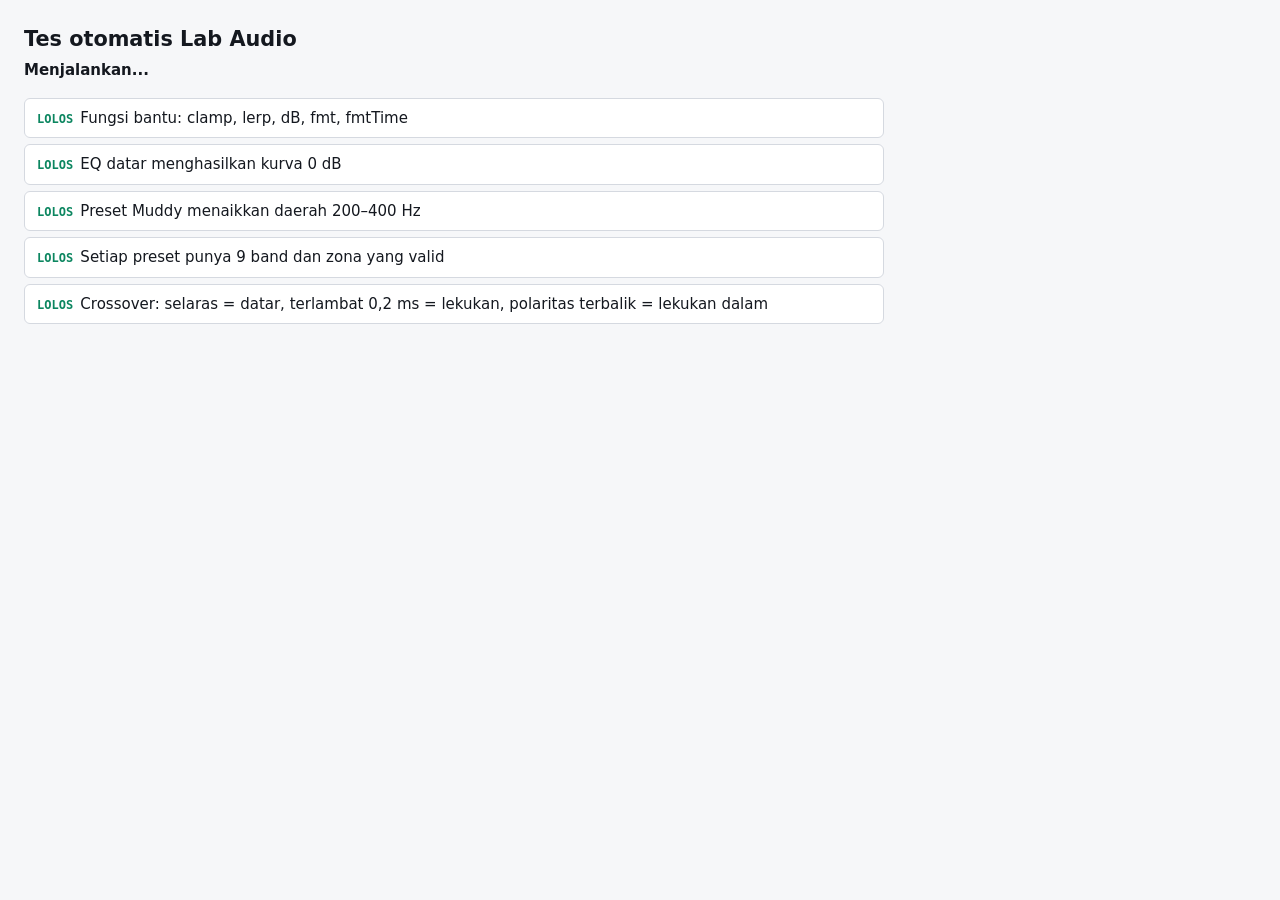
<file: tests.html>
<!doctype html>
<html lang="id">
<head>
<meta charset="utf-8">
<meta name="viewport" content="width=device-width,initial-scale=1">
<title>Tes Lab Audio</title>
<style>
  body{font:15px/1.5 system-ui,sans-serif;margin:0;padding:24px;background:#f6f7f9;color:#14181f}
  h1{font-size:1.3rem;margin:0 0 4px}
  #sum{margin:0 0 16px;font-weight:600}
  ul{list-style:none;padding:0;margin:0;display:grid;gap:6px;max-width:860px}
  li{padding:8px 12px;border:1px solid #d5d9e0;border-radius:6px;background:#fff}
  li.ok::before{content:"LOLOS  ";color:#0c8660;font:600 .75rem monospace}
  li.bad{border-color:#c24a08;background:#fff4ee}
  li.bad::before{content:"GAGAL  ";color:#c24a08;font:600 .75rem monospace}
  li small{display:block;color:#5a6270;font-family:monospace;white-space:pre-wrap;margin-top:4px}
  iframe{position:absolute;left:-9999px;width:1280px;height:900px}
</style>
</head>
<body>
<h1>Tes otomatis Lab Audio</h1>
<p id="sum">Menjalankan...</p>
<ul id="list"></ul>
<iframe id="app" src="index.html" title="Aplikasi yang diuji"></iframe>
<script>
/* Tiap tes ditulis sebagai fungsi, lalu dijalankan di dalam halaman aplikasi (iframe sama-origin)
   supaya bisa memakai variabel global aplikasi (P, STEPS, eqCurve, dst). Jalankan lewat server: python -m http.server */
const tests=[];
const test=(name,fn)=>tests.push({name,fn});

test('Fungsi bantu: clamp, lerp, dB, fmt, fmtTime',()=>{
  assert(clamp(5,0,3)===3&&clamp(-1,0,3)===0,'clamp');
  assert(lerp(0,10,.5)===5,'lerp');
  assert(Math.abs(dB(-6)-.501)<.01&&Math.abs(dB(20)-10)<1e-9,'dB');
  assert(fmt(1.25,1)==='1,3'||fmt(1.25,1)==='1,2','fmt memakai koma');
  assert(fmtTime(217)==='3:37'&&fmtTime(5)==='0:05','fmtTime');
});

test('EQ datar menghasilkan kurva 0 dB',()=>{
  const keep=[...P.eq];P.eq=Array(9).fill(0);
  const c=eqCurve();P.eq=keep;
  assert(Math.max(...c.map(Math.abs))<.01,'kurva flat harus 0 dB');
});

test('Preset Muddy menaikkan daerah 200–400 Hz',()=>{
  const keep=[...P.eq];P.eq=[...TERMS.muddy.eq];
  const c=eqCurve();P.eq=keep;
  const peak=c.indexOf(Math.max(...c));
  assert(FREQS[peak]>150&&FREQS[peak]<500,'puncak di '+Math.round(FREQS[peak])+' Hz');
  assert(Math.max(...c)>5,'naik lebih dari 5 dB');
});

test('Setiap preset punya 9 band dan zona yang valid',()=>{
  TERM_ORDER.forEach(k=>{
    const t=TERMS[k];assert(t&&t.eq.length===9,k+' harus punya 9 band');
    assert(t.name&&t.def&&t.hear&&t.cause,k+' teks lengkap');
    t.hi.forEach(([a,b])=>assert(a<b&&a>=20&&b<=20000,k+' zona valid'));
  });
});

test('Crossover: selaras = datar, terlambat 0,2 ms = lekukan, polaritas terbalik = lekukan dalam',()=>{
  const keep=JSON.stringify(P.xo);
  P.xo={on:true,delay:0,pol:false,hi:0};
  const flat=xoCurve();assert(Math.max(...flat.map(Math.abs))<1,'selaras harus rata dalam 1 dB');
  P.xo={on:true,delay:.2,pol:false,hi:0};
  const late=Math.min(...xoCurve());assert(late<-6,'terlambat 0,2 ms harus berlekuk, dapat '+late.toFixed(1));
  P.xo={on:true,delay:0,pol:true,hi:0};
  const inv=Math.min(...xoCurve());assert(inv<-15,'polaritas terbalik harus berlekuk dalam, dapat '+inv.toFixed(1));
  P.xo=JSON.parse(keep);
});

test('Lagu sintetis: tidak clipping dan semua lapisan berbunyi',async()=>{
  const sr=44100,len=sr*11;
  async function render(only){
    const oc=new OfflineAudioContext(2,len,sr),g=buildGraph(oc),D={};
    BUS.forEach(b=>{D[b.n]=g[b.n].in;if(only&&!only.includes(b.n))g[b.n].in.gain.value=0});
    for(let s=0;s<64;s++)scheduleStep(oc,D,s,.05+s*STEP);
    const buf=await oc.startRendering(),l=buf.getChannelData(0),r=buf.getChannelData(1);
    let pk=0,sum=0;for(let i=0;i<l.length;i++){pk=Math.max(pk,Math.abs(l[i]),Math.abs(r[i]));sum+=l[i]*l[i]}
    return {pk,rms:Math.sqrt(sum/l.length)};
  }
  const all=await render(null);
  assert(all.pk<1.2,'puncak campuran terlalu tinggi: '+all.pk.toFixed(2));
  assert(all.rms>.02,'campuran terlalu pelan');
  for(const grp of [['vox'],['kick','snare','hat'],['bass'],['padL','padR']]){
    const r=await render(grp);assert(r.rms>.003,'lapisan '+grp+' nyaris senyap');
  }
});

test('Pemilihan sumber lagu: lab ruang selalu sintetis',()=>{
  const k={own:P.owner,rs:Real.state,sb:Song.buf,su:Song.use};
  Real.state='ok';Song.buf=null;Song.use=false;P.owner='eq';
  assert(pickSource()==='real','tanpa lagu sendiri harus memakai rekaman bawaan');
  Song.buf={};Song.use=true;assert(pickSource()==='user','lagu sendiri didahulukan');
  P.owner='stage';assert(pickSource()==='synth','lab ruang harus sintetis');
  P.owner='eq';Song.use=false;Real.state='err';assert(pickSource()==='synth','tanpa rekaman harus jatuh ke sintetis');
  Real.state=k.rs;Song.buf=k.sb;Song.use=k.su;P.owner=k.own;
});

test('Daftar langkah konsisten dengan bagian di halaman',()=>{
  STEPS.forEach((s,i)=>{
    assert(s.todo.length>=2&&s.goal&&s.t,'langkah '+(i+1)+' lengkap');
    s.show.forEach(id=>{assert(SEC_IDS.includes(id),id+' ada di SEC_IDS');assert(document.getElementById(id),id+' ada di halaman')});
  });
  const used=new Set(STEPS.flatMap(s=>s.show));
  SEC_IDS.filter(id=>!used.has(id)).forEach(id=>assert(['harga','istilah'].includes(id),id+' tidak dipakai langkah mana pun (hanya harga dan istilah yang boleh khusus mode lihat semua)'));
});

test('Mode belajar mengembalikan DOM seperti semula setelah keluar',()=>{
  const sig=()=>SEC_IDS.map(id=>{const e=document.getElementById(id);return id+':'+[...e.querySelectorAll('*')].map(n=>n.tagName+(n.id?'#'+n.id:'')).join(',')}).join('|');
  const before=sig(),was=[St.course,St.step];
  for(let i=0;i<STEPS.length;i++){stStart(i)}
  stExit();
  assert(sig()===before,'struktur section berubah setelah keluar dari mode belajar');
  assert(document.getElementById('stepCard').parentNode.id==='jalur','kartu langkah harus kembali ke #jalur');
  St.step=was[1];St.course=was[0];stApply();
});

test('Semua tautan #bagian menuju elemen yang ada',()=>{
  const bad=[...document.querySelectorAll('a[href^="#"]')].map(a=>a.getAttribute('href').slice(1)).filter(id=>id&&!document.getElementById(id));
  assert(!bad.length,'tautan rusak: '+[...new Set(bad)].join(', '));
});

test('Tabel istilah: tautan valid dan kategori terdaftar',()=>{
  GL.forEach(r=>assert(document.getElementById(r[3].slice(1)),r[0]+' menaut ke '+r[3]));
  TON.forEach(n=>assert(GL.some(r=>r[0]===n),n+' ada di tabel'));
});

test('Lab transient: attack tumpul puncaknya lebih lambat, decay panjang menyisakan lebih banyak energi',async()=>{
  async function render(p){
    const sr=44100,oc=new OfflineAudioContext(1,sr,sr),o=oc.createGain();o.connect(oc.destination);
    trVoice(oc,o,.01,p,330);
    const d=(await oc.startRendering()).getChannelData(0);
    let pk=0,pi=0;for(let i=0;i<d.length;i++){if(Math.abs(d[i])>pk){pk=Math.abs(d[i]);pi=i}}
    let tail=0;for(let i=Math.floor(sr*.5);i<d.length;i++)tail+=d[i]*d[i];
    return {peakMs:pi/sr*1000,tail,pk};
  }
  const sharp=await render({a:1,d:200,r:0}),blunt=await render({a:25,d:200,r:0});
  const long=await render({a:1,d:650,r:0}),short=await render({a:1,d:40,r:0});
  assert(blunt.peakMs>sharp.peakMs+10,'puncak attack tumpul harus lebih lambat: '+blunt.peakMs.toFixed(1)+' vs '+sharp.peakMs.toFixed(1)+' ms');
  assert(long.tail>short.tail*10,'decay panjang harus menyisakan jauh lebih banyak energi di 500 ms');
  assert(sharp.pk>.1&&sharp.pk<1,'level suara wajar');
});

test('Preset transient valid dan istilah terbagi tiga kategori',()=>{
  Object.values(TRPRE).forEach(([n,p,t])=>assert(n&&t&&p.a>=0&&p.d>=30&&p.r>=0,n));
  OVL.forEach(n=>assert(GL.some(r=>r[0]===n),n+' ada di tabel istilah'));
  ['Transient','Attack','Decay'].forEach(n=>assert(GL.some(r=>r[0]===n),n+' ada di tabel istilah'));
  const cats=new Set(GL.map(r=>TON.includes(r[0])?'T':OVL.includes(r[0])?'I':'X'));
  assert(cats.size===3,'harus ada Tonality, Irisan, dan Technicality');
});

test('Pemutar: mulai dan berhenti tidak meninggalkan status sibuk',()=>{
  stopTrack();assert(!playing()&&!busy.has('track'),'awal');
  Track.start();assert(Track.on&&busy.has('track'),'mulai');
  Track.stop();assert(!Track.on&&!busy.has('track'),'berhenti');
});

test('Pencatat waktu bisa dibuat dan dihentikan',()=>{
  let n=0;const t=makeTicker(()=>n++,10);
  return new Promise((res,rej)=>setTimeout(()=>{t.stop();n>0?res():rej(new Error('tidak berdetak'))},200));
});

test('Semua modul JavaScript dimuat tanpa kehilangan fungsi utama',()=>{
  ['ensureAudio','buildGraph','scheduleStep','applyParams','engage','commit','resetAll','stGo','stStart','stExit','songStart','songSeek'].forEach(f=>assert(typeof eval(f)==='function',f+' hilang'));
});

(async function run(){
  const frame=document.getElementById('app');
  await new Promise(r=>frame.contentDocument&&frame.contentDocument.readyState==='complete'&&frame.contentWindow.SEC_IDS?r():frame.addEventListener('load',()=>setTimeout(r,600),{once:true}));
  const win=frame.contentWindow;
  win.eval("window.assert=function(c,m){if(!c)throw new Error(m||'assert')}");
  const list=document.getElementById('list');let pass=0,fail=0;const results=[];
  for(const t of tests){
    const li=document.createElement('li');li.textContent=t.name;
    try{
      await win.eval('('+t.fn.toString()+')')();
      li.className='ok';pass++;results.push({name:t.name,ok:true});
    }catch(e){
      li.className='bad';fail++;const m=document.createElement('small');m.textContent=String(e&&e.message||e);li.appendChild(m);
      results.push({name:t.name,ok:false,error:String(e&&e.message||e)});
    }
    list.appendChild(li);
  }
  document.getElementById('sum').textContent=pass+' lolos, '+fail+' gagal dari '+tests.length+' tes';
  window.__results={pass,fail,results};
})();
</script>
</body>
</html>
</file>
<file: style.css>
/* Layout: kolom tunggal berisi bagian-bagian lab; tiap bagian = teori singkat + panel percobaan. Grafik frekuensi log 20 Hz-20 kHz adalah motif utama. */
:root{
  --bg:#EBEEF3; --panel:#F8F9FB; --panel2:#DFE4EC; --ink:#11151C; --ink2:#454E5C; --line:#C3CBD7;
  --shade:rgba(17,21,28,.045);
  --accent:#2A44EE; --accent-soft:rgba(42,68,238,.14); --on-accent:#FFFFFF;
  --signal:#C24A08; --signal-soft:rgba(194,74,8,.16); --ok:#0C8660;
  --font-ui:"Schibsted Grotesk",system-ui,-apple-system,"Segoe UI",sans-serif;
  --font-mono:"JetBrains Mono",ui-monospace,Menlo,Consolas,monospace;
}
@media (prefers-color-scheme: dark){
  :root:not([data-theme="light"]){
    --bg:#0C1018; --panel:#141A25; --panel2:#1E2635; --ink:#E9EDF5; --ink2:#9BA6B9; --line:#2A3347;
    --shade:rgba(233,237,245,.045);
    --accent:#8EA0FF; --accent-soft:rgba(142,160,255,.2); --on-accent:#0C1018;
    --signal:#FF9A4D; --signal-soft:rgba(255,154,77,.2); --ok:#4FD1A0; color-scheme:dark;
  }
}
:root[data-theme="dark"]{
  --bg:#0C1018; --panel:#141A25; --panel2:#1E2635; --ink:#E9EDF5; --ink2:#9BA6B9; --line:#2A3347;
  --shade:rgba(233,237,245,.045);
  --accent:#8EA0FF; --accent-soft:rgba(142,160,255,.2); --on-accent:#0C1018;
  --signal:#FF9A4D; --signal-soft:rgba(255,154,77,.2); --ok:#4FD1A0; color-scheme:dark;
}
*{box-sizing:border-box}
html{scroll-behavior:smooth}
body{
  margin:0; background:var(--bg); color:var(--ink); font:400 1.0625rem/1.65 var(--font-ui);
  padding-left:max(16px,env(safe-area-inset-left,0px)); padding-right:max(16px,env(safe-area-inset-right,0px));
  padding-block:0 170px; -webkit-text-size-adjust:100%;
}
main{max-width:1060px;margin-inline:auto}
h1,h2,h3{margin:0;text-wrap:balance}
p{margin:0 0 1em}
a{color:var(--accent)}
:focus-visible{outline:2px solid var(--accent);outline-offset:2px}
.skip{position:absolute;left:-999px}
.skip:focus{left:16px;top:8px;background:var(--panel);padding:8px 12px;z-index:50}

/* nav */
.nav{position:sticky;top:env(safe-area-inset-top,0px);z-index:20;background:var(--bg);border-bottom:1px solid var(--line);
  display:flex;align-items:center;gap:6px;overflow-x:auto;padding-block:8px;scrollbar-width:none;max-width:1060px;margin-inline:auto}
.nav::-webkit-scrollbar{display:none}
.nav b{font:800 .95rem var(--font-ui);letter-spacing:-.01em;padding-right:10px;white-space:nowrap}
.nav .ng{font:500 .66rem var(--font-mono);letter-spacing:.1em;text-transform:uppercase;color:var(--signal);padding:0 4px 0 12px;white-space:nowrap;border-left:1px solid var(--line)}
.nav .ng:first-of-type{border-left:0;padding-left:0}
.cat{padding-block:72px 12px;border-top:3px solid var(--ink);display:grid;gap:12px;max-width:70ch;scroll-margin-top:52px}
.cat h2.cat-t{font:800 clamp(2.2rem,6vw,3.6rem)/1 var(--font-ui);letter-spacing:-.04em}
.cat .terms{display:flex;flex-wrap:wrap;gap:6px}
.cat .terms a{font:500 .78rem var(--font-mono);text-decoration:none;color:var(--ink);border:1px solid var(--line);padding:4px 10px;border-radius:999px}
.cat .terms a:hover{border-color:var(--ink2)}
.cats{display:grid;grid-template-columns:repeat(2,minmax(0,1fr));gap:14px;max-width:760px}
@media (max-width:620px){.cats{grid-template-columns:minmax(0,1fr)}}
.cats a{display:grid;gap:4px;border:1px solid var(--line);background:var(--panel);border-radius:8px;padding:14px 16px;text-decoration:none;color:var(--ink)}
.cats a:hover{border-color:var(--ink2)}
.cats strong{font:750 1.25rem var(--font-ui);letter-spacing:-.02em}
.cats span{font-size:.9rem;color:var(--ink2);line-height:1.45}
@media (min-width:900px){
  .hero{grid-template-columns:minmax(0,1fr) minmax(260px,340px);column-gap:48px;align-items:start}
  .hero>*{grid-column:1}
  .hero>.cats{grid-column:2;grid-row:1 / span 4;grid-template-columns:minmax(0,1fr);max-width:none;margin-top:12px}
  .hero>.cats a{padding:18px 20px}
}
.nav a{font:500 .78rem var(--font-mono);letter-spacing:.04em;text-decoration:none;color:var(--ink2);padding:6px 10px;border-radius:5px;white-space:nowrap}
.nav a:hover{background:var(--panel2);color:var(--ink)}

/* nav: bar atas di layar sempit, sidebar kiri di layar lebar */
.nav a{position:relative;z-index:1;transition:color .25s ease,background-color .25s ease,transform .25s ease}
.nav a.on{color:var(--ink);background:var(--panel2)}
.nav-ind{display:none}
.nav>*:not(.nav-ind){animation:navIn .5s cubic-bezier(.2,.7,.2,1) backwards;animation-delay:calc(var(--i,0)*35ms)}
@keyframes navIn{from{opacity:0;transform:translateX(-10px)}to{opacity:1;transform:none}}
@media (min-width:1000px){
  body{padding-left:calc(216px + 32px)}
  .nav{position:fixed;left:0;top:0;bottom:0;width:216px;max-width:none;margin:0;z-index:25;flex-direction:column;align-items:stretch;justify-content:flex-start;gap:2px;overflow-x:hidden;overflow-y:auto;
    padding:28px 14px 120px;border-bottom:0;border-right:1px solid var(--line);scrollbar-width:thin}
  .nav b{font-size:1.25rem;padding:0 10px 18px;letter-spacing:-.03em}
  .nav .ng,.nav .ng:first-of-type{border-left:0;padding:18px 10px 6px}
  .nav .ng:first-of-type{padding-top:0}
  .nav a{padding:8px 10px;font-size:.82rem}
  .nav a:hover{transform:translateX(4px);background:transparent;color:var(--ink)}
  .nav a.on,.nav a.on:hover{background:transparent;transform:translateX(4px)}
  .nav-ind{display:block;position:absolute;left:14px;right:14px;top:0;height:0;border-radius:6px;background:var(--panel2);z-index:0;opacity:0;
    transition:transform .4s cubic-bezier(.3,.8,.2,1),height .4s cubic-bezier(.3,.8,.2,1),opacity .3s ease}
  .transport{left:216px}
  .sec,.cat{scroll-margin-top:24px}
}
@media (prefers-reduced-motion:reduce){.nav>*{animation:none}.nav a,.nav-ind{transition:none}}

#navBrand{cursor:pointer;transition:opacity .2s ease}
#navBrand:hover{opacity:.65}
/* belajar bertahap */
[hidden]{display:none!important}
.steps{display:flex;overflow-x:auto;padding:8px 0 16px;max-width:900px;scrollbar-width:thin}
.sp{flex:1 0 78px;position:relative;display:grid;justify-items:center;align-content:start;gap:7px;background:none;border:0;padding:0 2px;cursor:pointer;color:var(--ink2);font-family:var(--font-ui)}
.sp::before{content:"";position:absolute;top:18px;left:-50%;right:50%;height:3px;border-radius:2px;background:var(--line);transition:background-color .45s ease}
.sp:first-child::before{display:none}
.sp.done::before{background:var(--accent)}
.sp .n{position:relative;z-index:1;width:38px;height:38px;border-radius:50%;border:2px solid var(--line);background:var(--bg);display:grid;place-items:center;font:600 .85rem var(--font-mono);
  transition:background-color .35s ease,border-color .35s ease,color .35s ease,transform .25s ease}
.sp .l{font:600 .7rem/1.2 var(--font-ui);text-align:center;max-width:74px}
.sp:hover .n{transform:translateY(-2px)}
.sp.done .n{background:var(--accent);border-color:var(--accent);color:var(--on-accent)}
.stepcard{background:var(--panel);border:1px solid var(--line);border-radius:8px;padding:24px;display:grid;gap:12px;max-width:820px}
.stepcard .meta{font:500 .7rem var(--font-mono);letter-spacing:.08em;text-transform:uppercase;color:var(--signal)}
.stepcard h3{font:800 clamp(1.7rem,4vw,2.3rem)/1.1 var(--font-ui);letter-spacing:-.03em}
.stepcard p{margin:0;font-size:.97rem}
.stepcard .goal{color:var(--ink2);font-size:1.05rem}
.stepcard .fl{font:500 .7rem var(--font-mono);letter-spacing:.1em;text-transform:uppercase;color:var(--ink2);display:block;margin-bottom:4px}
.stepfoot{display:flex;flex-wrap:wrap;gap:12px 16px;justify-content:space-between;align-items:center;border-top:3px solid var(--ink);margin-top:56px;padding-top:22px;max-width:820px}
.stepfoot .sf-mid{font:500 .78rem var(--font-mono);color:var(--ink2)}
.stepfoot .btn[disabled],.coursebar .btn[disabled]{opacity:.4;cursor:not-allowed}

/* mode layar penuh */
.coursebar{position:fixed;top:0;left:0;right:0;z-index:40;background:var(--panel);border-bottom:1px solid var(--line);
  padding:8px max(16px,env(safe-area-inset-right,0px)) 0 max(16px,env(safe-area-inset-left,0px))}
.cb-in{max-width:1060px;margin-inline:auto;display:flex;align-items:center;gap:12px;padding-bottom:8px}
.cb-in .btn{min-height:34px;padding:6px 12px;font-size:.8rem;white-space:nowrap}
.cb-steps{flex:1;display:flex;align-items:center;justify-content:center;min-width:0;overflow-x:auto;scrollbar-width:none}
.cb-dot{flex:none;position:relative;width:38px;height:28px;display:grid;place-items:center;background:none;border:0;padding:0;cursor:pointer}
.cb-dot::before{content:"";position:absolute;top:13px;left:-50%;right:50%;height:2px;background:var(--line);transition:background-color .4s ease}
.cb-dot:first-child::before{display:none}
.cb-dot.done::before,.cb-dot.cur::before{background:var(--accent)}
.cb-dot span{position:relative;z-index:1;width:26px;height:26px;border-radius:50%;border:2px solid var(--line);background:var(--panel);display:grid;place-items:center;font:600 .7rem var(--font-mono);color:var(--ink2);
  transition:background-color .35s ease,border-color .35s ease,color .35s ease,box-shadow .35s ease}
.cb-dot.done span{background:var(--accent);border-color:var(--accent);color:var(--on-accent)}
.cb-dot.cur span{border-color:var(--accent);color:var(--accent);box-shadow:0 0 0 4px var(--accent-soft)}
.cb-title{display:none;flex:1;min-width:0;font:600 .85rem var(--font-ui);overflow:hidden;text-overflow:ellipsis;white-space:nowrap}
.cb-nav{display:flex;gap:8px}
.cb-prog{height:3px;background:var(--panel2);margin-inline:calc(-1*max(16px,env(safe-area-inset-left,0px)))}
.cb-prog i{display:block;height:100%;width:0;background:var(--accent);transition:width .5s cubic-bezier(.3,.8,.2,1)}
@media (max-width:820px){.cb-steps{display:none}.cb-title{display:block}}
body.course{padding-top:64px;padding-left:max(16px,env(safe-area-inset-left,0px))}
body.course .nav,body.course .hero,body.course #jalur .sec-head,body.course #stepStrip{display:none}
body.course .transport{left:0}
body.course #jalur{border-top:0;padding-top:28px}
body.course .sec,body.course .cat{scroll-margin-top:80px}
body.course main.pgf{animation:pgf .45s cubic-bezier(.2,.7,.2,1)}
body.course main.pgb{animation:pgb .45s cubic-bezier(.2,.7,.2,1)}
@keyframes pgf{from{opacity:0;transform:translateX(36px)}to{opacity:1;transform:none}}
@keyframes pgb{from{opacity:0;transform:translateX(-36px)}to{opacity:1;transform:none}}
@media (prefers-reduced-motion:reduce){.sp .n,.sp::before,.cb-dot span,.cb-prog i{transition:none}body.course main.pgf,body.course main.pgb{animation:none}}
/* layout kiri-kanan di mode layar penuh */
#cLayout{display:none}
body.course #cLayout{display:grid;grid-template-columns:minmax(0,1fr);gap:28px}
body.course #jalur{display:none}
body.course footer{display:none}
.cpane{min-width:0}
body.course .cpane .sec{padding-block:0;border-top:0}
body.course .cpane .cat{padding-block:8px;border-top:0}
body.course .cpane .cat h2.cat-t{font-size:1.9rem}
body.course .cpane h2{font-size:1.6rem}
body.course .cpane .sec-head{margin-bottom:18px}
body.course .cpane .lead{font-size:1rem}
body.course .cpane>*+*{margin-top:22px}
body.course .cpane .stepcard{max-width:none}
@media (min-width:900px){
  body.course{padding-top:var(--bar,64px);padding-bottom:var(--tp,64px);padding-left:0;padding-right:0}
  body.course main{max-width:none}
  body.course #cLayout{grid-template-columns:minmax(320px,5fr) minmax(0,7fr);gap:0;height:calc(100dvh - var(--bar,64px) - var(--tp,64px))}
  .cpane{overflow-y:auto;padding:24px 28px 48px;min-height:0;scrollbar-width:thin}
  #cLeft{border-right:1px solid var(--line);padding-left:max(24px,env(safe-area-inset-left,0px))}
  body.course #stepFoot{display:none}
}
/* mode belajar: ringkas */
.stepcard .todo{margin:0;padding-left:1.2em;display:grid;gap:8px;font-size:1rem}
.stepcard .todo li::marker{color:var(--accent);font-weight:700}
body.course .hint,body.course .legend{display:none}
body.course .term-grid{grid-template-columns:repeat(2,minmax(0,1fr))}
body.course .term-grid>div:nth-child(3){display:none}
body.course .cpane .lab{padding:16px}
.more{margin-top:18px;border-top:1px solid var(--line);padding-top:14px}
.more summary{cursor:pointer;font:600 .85rem var(--font-ui);color:var(--ink2)}
.more summary:hover{color:var(--ink)}
.more[open] summary{margin-bottom:16px}
/* tanya jawab */
.faqs{display:grid;gap:0;border-top:1px solid var(--line)}
.faq{border-bottom:1px solid var(--line)}
.faq summary{cursor:pointer;list-style:none;padding:15px 36px 15px 0;font:650 1.02rem/1.35 var(--font-ui);position:relative;transition:color .2s ease}
.faq summary::-webkit-details-marker{display:none}
.faq summary::after{content:"+";position:absolute;right:6px;top:50%;transform:translateY(-50%);font:500 1.3rem var(--font-mono);color:var(--ink2);transition:transform .3s ease}
.faq[open] summary::after{transform:translateY(-50%) rotate(45deg)}
.faq summary:hover{color:var(--accent)}
.faq-a{padding:0 0 16px;font-size:.97rem;max-width:62ch;animation:faqin .3s ease}
.faq-a ul{margin:0;padding-left:1.1em;display:grid;gap:4px}
@keyframes faqin{from{opacity:0;transform:translateY(-4px)}to{opacity:1;transform:none}}
@media (prefers-reduced-motion:reduce){.faq summary::after,.faq-a{transition:none;animation:none}}
/* hero */
.hero{padding-block:56px 40px;display:grid;gap:22px}
.eyebrow{font:500 .72rem var(--font-mono);letter-spacing:.12em;text-transform:uppercase;color:var(--ink2);margin:0 0 10px}
h1{font:800 clamp(2.8rem,9vw,6rem)/.95 var(--font-ui);letter-spacing:-.045em}
h1 span{display:block;font-weight:400;color:var(--ink2);letter-spacing:-.03em;font-size:.5em;margin-top:.22em}
.lead{font-size:1.15rem;color:var(--ink2);max-width:62ch}
.notice{border:1px solid var(--signal);background:var(--signal-soft);padding:12px 16px;border-radius:6px;max-width:70ch;font-size:.95rem;margin:0}
.notice b{color:var(--signal)}
.hero-actions{display:flex;flex-wrap:wrap;gap:12px;align-items:center}

/* sections */
.sec{padding-block:60px 24px;border-top:1px solid var(--line);scroll-margin-top:52px}
.sec-head{display:grid;gap:10px;margin-bottom:26px;max-width:70ch}
h2{font:750 clamp(1.8rem,4.6vw,2.7rem)/1.08 var(--font-ui);letter-spacing:-.03em}
h3{font:700 1.15rem/1.3 var(--font-ui);letter-spacing:-.01em}
.split{display:grid;grid-template-columns:minmax(0,1fr) minmax(0,1.2fr);gap:32px;align-items:start}
.split>*{min-width:0}
@media (max-width:860px){.split{grid-template-columns:minmax(0,1fr);gap:22px}}
.prose{max-width:62ch}
.prose h3{margin:1.4em 0 .4em}
.prose ul{padding-left:1.1em;margin:0 0 1em}
.prose li{margin-bottom:.35em}
.lab{background:var(--panel);border:1px solid var(--line);border-radius:8px;padding:18px;display:grid;gap:16px;min-width:0}
.lab-t{font:500 .72rem var(--font-mono);letter-spacing:.1em;text-transform:uppercase;color:var(--ink2);margin:0}
.hint{font-size:.9rem;color:var(--ink2);margin:0}
.hint b{color:var(--ink)}
.mono{font-family:var(--font-mono)}
.num{font-variant-numeric:tabular-nums}

/* controls */
.btn{font:600 .84rem var(--font-ui);padding:9px 15px;border:1px solid var(--line);background:var(--panel);color:var(--ink);border-radius:6px;cursor:pointer;min-height:38px}
.btn:hover{border-color:var(--ink2)}
.btn.primary{background:var(--accent);border-color:var(--accent);color:var(--on-accent)}
.btn.primary[aria-pressed="true"]{background:var(--ink);border-color:var(--ink);color:var(--bg)}
.btn.ghost{background:transparent}
.chips{display:flex;flex-wrap:wrap;gap:8px}
.chip{font:500 .82rem var(--font-ui);padding:7px 12px;border:1px solid var(--line);background:transparent;color:var(--ink);border-radius:999px;cursor:pointer;min-height:36px}
.chip:hover{border-color:var(--ink2)}
.chip[aria-pressed="true"]{background:var(--ink);color:var(--bg);border-color:var(--ink)}
.chip.sig[aria-pressed="true"]{background:var(--signal);border-color:var(--signal);color:var(--bg)}
.field{display:grid;gap:4px}
.field label,.field .fl{font:500 .74rem var(--font-mono);letter-spacing:.04em;color:var(--ink2);display:flex;justify-content:space-between;gap:8px}
.field output{color:var(--ink);font-variant-numeric:tabular-nums}
input[type=range]{width:100%;accent-color:var(--accent);margin:0;min-height:24px}
input[type=text],textarea,input[type=search]{font:400 .95rem var(--font-ui);background:var(--bg);color:var(--ink);border:1px solid var(--line);border-radius:6px;padding:9px 12px;width:100%}
textarea{min-height:84px;resize:vertical}
.grid2{display:grid;grid-template-columns:repeat(2,minmax(0,1fr));gap:14px 20px}
.grid3{display:grid;grid-template-columns:repeat(3,minmax(0,1fr));gap:14px 20px}
@media (max-width:560px){.grid2,.grid3{grid-template-columns:minmax(0,1fr)}}
.check{display:flex;gap:10px;align-items:flex-start;font-size:.95rem}
.check input{margin-top:.35em;accent-color:var(--accent);width:18px;height:18px;flex:none}

/* plots */
canvas{display:block;width:100%}
.plot{height:300px;border:1px solid var(--line);border-radius:6px;background:var(--bg)}
.plot.s{height:230px}
.plot.xs{height:130px}
@media (max-width:600px){.plot{height:250px}.plot.s{height:210px}}
.legend{display:flex;flex-wrap:wrap;gap:6px 16px;font:500 .72rem var(--font-mono);color:var(--ink2)}
.legend i{display:inline-block;width:14px;height:8px;border-radius:2px;margin-right:6px;vertical-align:baseline}

/* term detail */
.term{border-top:1px solid var(--line);padding-top:16px;display:grid;gap:12px}
.term-top{display:flex;flex-wrap:wrap;gap:8px 14px;align-items:baseline}
.tag{font:500 .76rem var(--font-mono);color:var(--signal);border:1px solid var(--signal);padding:2px 8px;border-radius:4px}
.term-grid{display:grid;grid-template-columns:repeat(3,minmax(0,1fr));gap:16px;margin:0}
.term-grid dt{font:500 .7rem var(--font-mono);letter-spacing:.1em;text-transform:uppercase;color:var(--ink2);margin-bottom:4px}
.term-grid dd{margin:0;font-size:.95rem;line-height:1.55}
@media (max-width:760px){.term-grid{grid-template-columns:minmax(0,1fr)}}

/* eq bank */
.eqbank{display:grid;grid-template-columns:repeat(9,minmax(0,1fr));gap:2px;align-items:end}
.eqcol{display:grid;justify-items:center;gap:6px;min-width:0}
.eqcol output{font:500 .66rem var(--font-mono);color:var(--ink2);font-variant-numeric:tabular-nums}
.eqcol span{font:500 .68rem var(--font-mono);color:var(--ink2)}
.vs{writing-mode:vertical-lr;direction:rtl;height:150px;width:26px;accent-color:var(--accent);margin:0}

/* tables */
.tw{overflow-x:auto;border:1px solid var(--line);border-radius:6px}
table{border-collapse:collapse;width:100%;font-size:.92rem;min-width:560px}
th,td{padding:10px 12px;text-align:left;vertical-align:top;border-bottom:1px solid var(--line)}
th{font:500 .7rem var(--font-mono);letter-spacing:.08em;text-transform:uppercase;color:var(--ink2);background:var(--panel)}
tr:last-child td{border-bottom:0}
td:first-child{font-weight:600;white-space:nowrap}

/* svg */
svg{max-width:100%;height:auto;display:block}
.sv-line{stroke:var(--ink);fill:none;stroke-width:1.6}
.sv-fill{fill:var(--panel2);stroke:var(--ink);stroke-width:1.6}
.sv-acc{fill:var(--accent-soft);stroke:var(--accent);stroke-width:1.6}
.sv-sig{stroke:var(--signal);fill:none;stroke-width:1.8}
.sv-t{font:500 11px var(--font-mono);fill:var(--ink2)}
.sv-tt{font:600 12px var(--font-ui);fill:var(--ink)}
.stage-svg{background:var(--bg);border:1px solid var(--line);border-radius:6px}

/* transport */
.transport{position:fixed;left:0;right:0;bottom:0;z-index:30;background:var(--panel);border-top:1px solid var(--line);
  padding:10px max(16px,env(safe-area-inset-right,0px)) calc(10px + env(safe-area-inset-bottom,0px)) max(16px,env(safe-area-inset-left,0px))}
.tp-in{max-width:1060px;margin-inline:auto;display:flex;flex-wrap:wrap;gap:10px 18px;align-items:center}
.tp-in .vol{display:flex;align-items:center;gap:8px;font:500 .74rem var(--font-mono);color:var(--ink2);flex:1 1 140px;min-width:120px;max-width:220px}
.mutes{display:flex;gap:6px;flex-wrap:wrap}
.mode{font:500 .74rem var(--font-mono);color:var(--ink2);flex:1 1 160px}
.mode b{color:var(--signal);font-weight:500}

/* misc */
.cols-sv{display:grid;grid-template-columns:repeat(2,minmax(0,1fr));gap:14px}
@media (max-width:560px){.cols-sv{grid-template-columns:minmax(0,1fr)}}
.enc-fig[data-enc="none"] .only-closed,.enc-fig[data-enc="none"] .only-open{opacity:.25}
.enc-fig[data-enc="closed"] .only-open{display:none}
.enc-fig[data-enc="open"] .only-closed{display:none}
.enc-fig .leak{stroke-dasharray:4 5;animation:dash 1.2s linear infinite}
@keyframes dash{to{stroke-dashoffset:-18}}
.readouts{display:grid;grid-template-columns:repeat(2,minmax(0,1fr));gap:10px}
.ro{border:1px solid var(--line);border-radius:6px;padding:8px 12px}
.ro small{display:block;font:500 .66rem var(--font-mono);letter-spacing:.08em;text-transform:uppercase;color:var(--ink2)}
.ro strong{font:700 1.05rem var(--font-ui);font-variant-numeric:tabular-nums}
.tabs{display:flex;flex-wrap:wrap;gap:6px}
.tabs button{font:600 .84rem var(--font-ui);padding:8px 14px;border:1px solid var(--line);background:transparent;color:var(--ink);border-radius:6px;cursor:pointer}
.tabs button[aria-selected="true"]{background:var(--ink);color:var(--bg);border-color:var(--ink)}
.drv{display:grid;grid-template-columns:minmax(0,1fr) minmax(0,1.1fr);gap:22px;align-items:start}
@media (max-width:760px){.drv{grid-template-columns:minmax(0,1fr)}}
.drv dl{margin:0;display:grid;gap:10px}
.drv dt{font:500 .7rem var(--font-mono);letter-spacing:.1em;text-transform:uppercase;color:var(--ink2)}
.drv dd{margin:0;font-size:.95rem}
.mp-state{display:grid;gap:6px;font-size:.92rem}
.mp-log{list-style:none;margin:0;padding:0;display:grid;gap:4px;font:400 .82rem/1.45 var(--font-mono);color:var(--ink2);min-height:7em}
.mp-log li:first-child{color:var(--ink)}
.lnk{stroke-width:3;stroke-linecap:round;fill:none}
.lnk[data-s="off"]{stroke:var(--line);stroke-dasharray:2 7}
.lnk[data-s="idle"]{stroke:var(--ink2);stroke-dasharray:6 6}
.lnk[data-s="active"]{stroke:var(--accent);stroke-dasharray:8 6;animation:dash 1s linear infinite}
.dev{fill:var(--panel2);stroke:var(--ink);stroke-width:1.6}
.dev[data-s="active"]{stroke:var(--accent);fill:var(--accent-soft)}
.dev[data-s="off"]{opacity:.45}
footer{border-top:1px solid var(--line);margin-top:40px;padding-block:24px;color:var(--ink2);font-size:.88rem;max-width:70ch}
@media (prefers-reduced-motion:reduce){html{scroll-behavior:auto}.lnk,.enc-fig .leak{animation:none!important}}
.seek{display:flex;align-items:center;gap:8px;flex:1 1 180px;min-width:140px;max-width:300px}
.seek span{font:500 .72rem var(--font-mono);color:var(--ink2);white-space:nowrap}
.labstack{display:grid;gap:18px;min-width:0}
.tr-note{margin:0;font-size:.95rem;min-height:3em}
</file>
